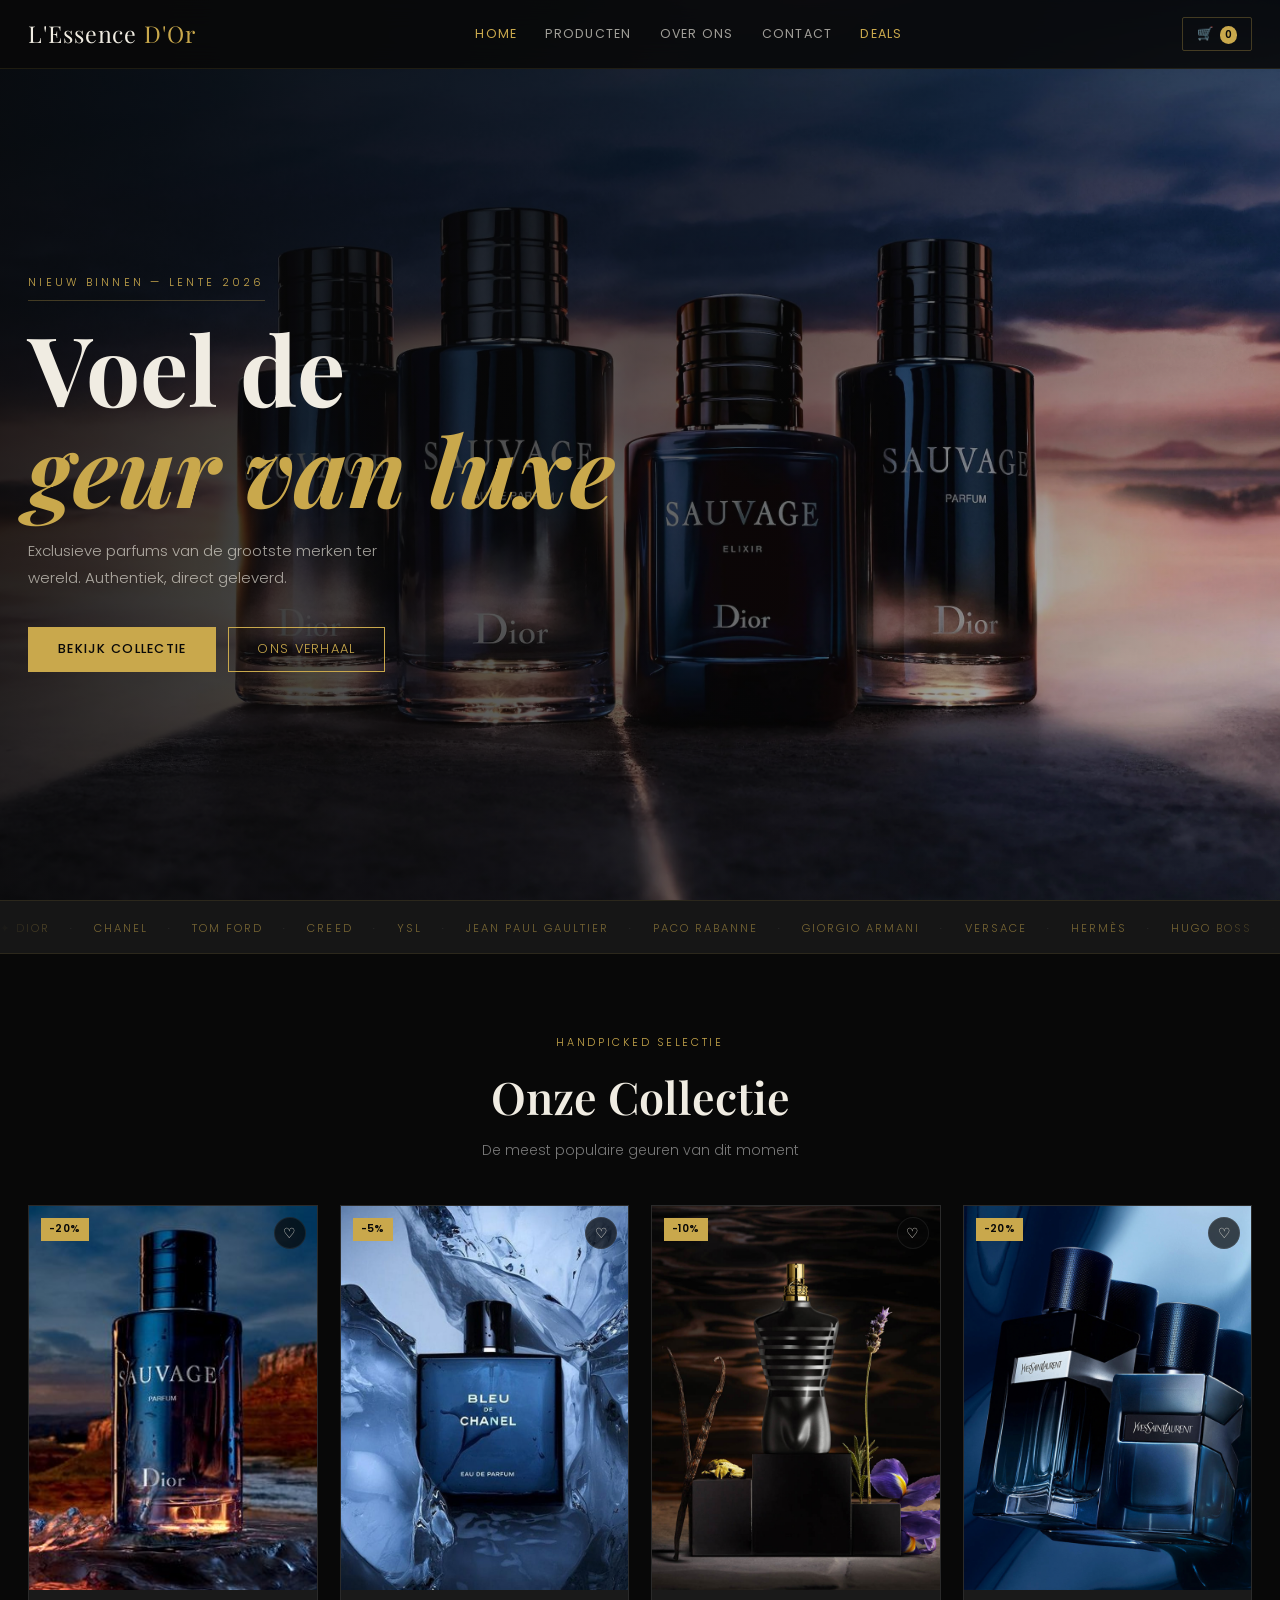
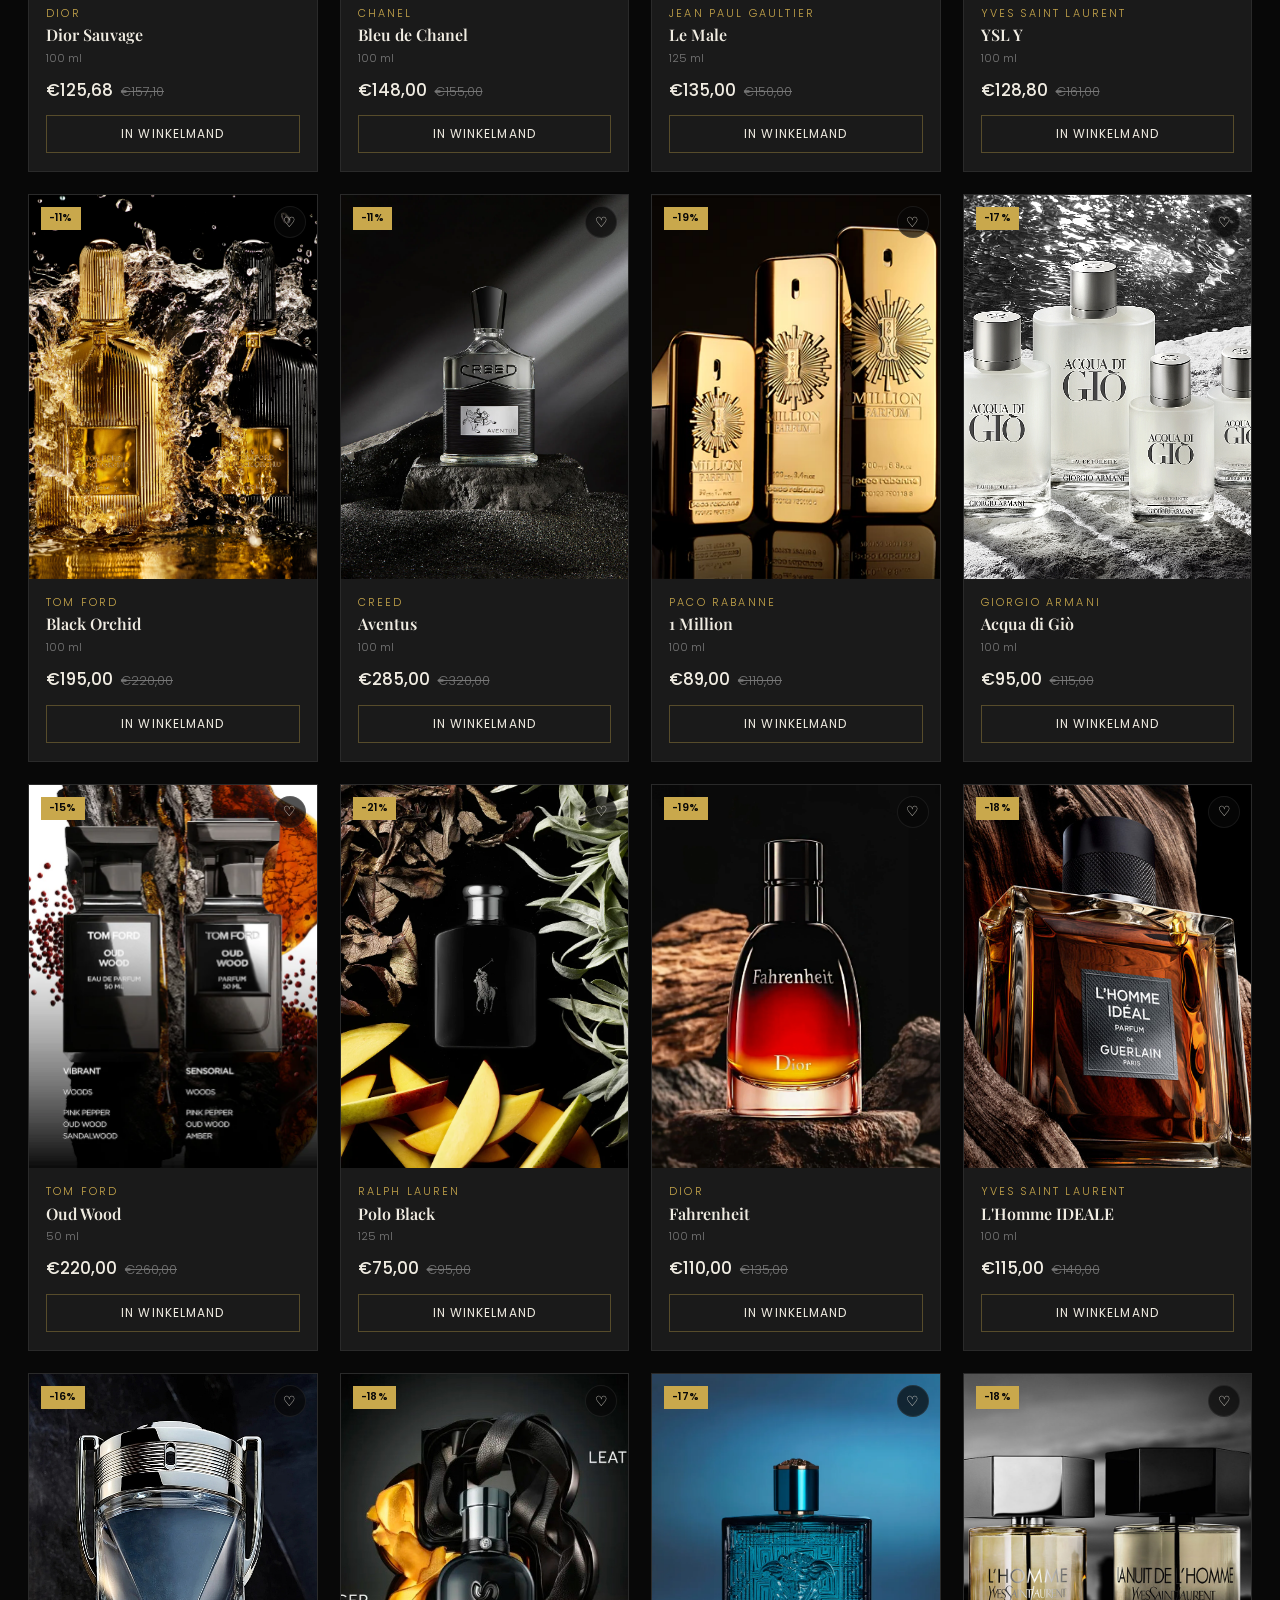
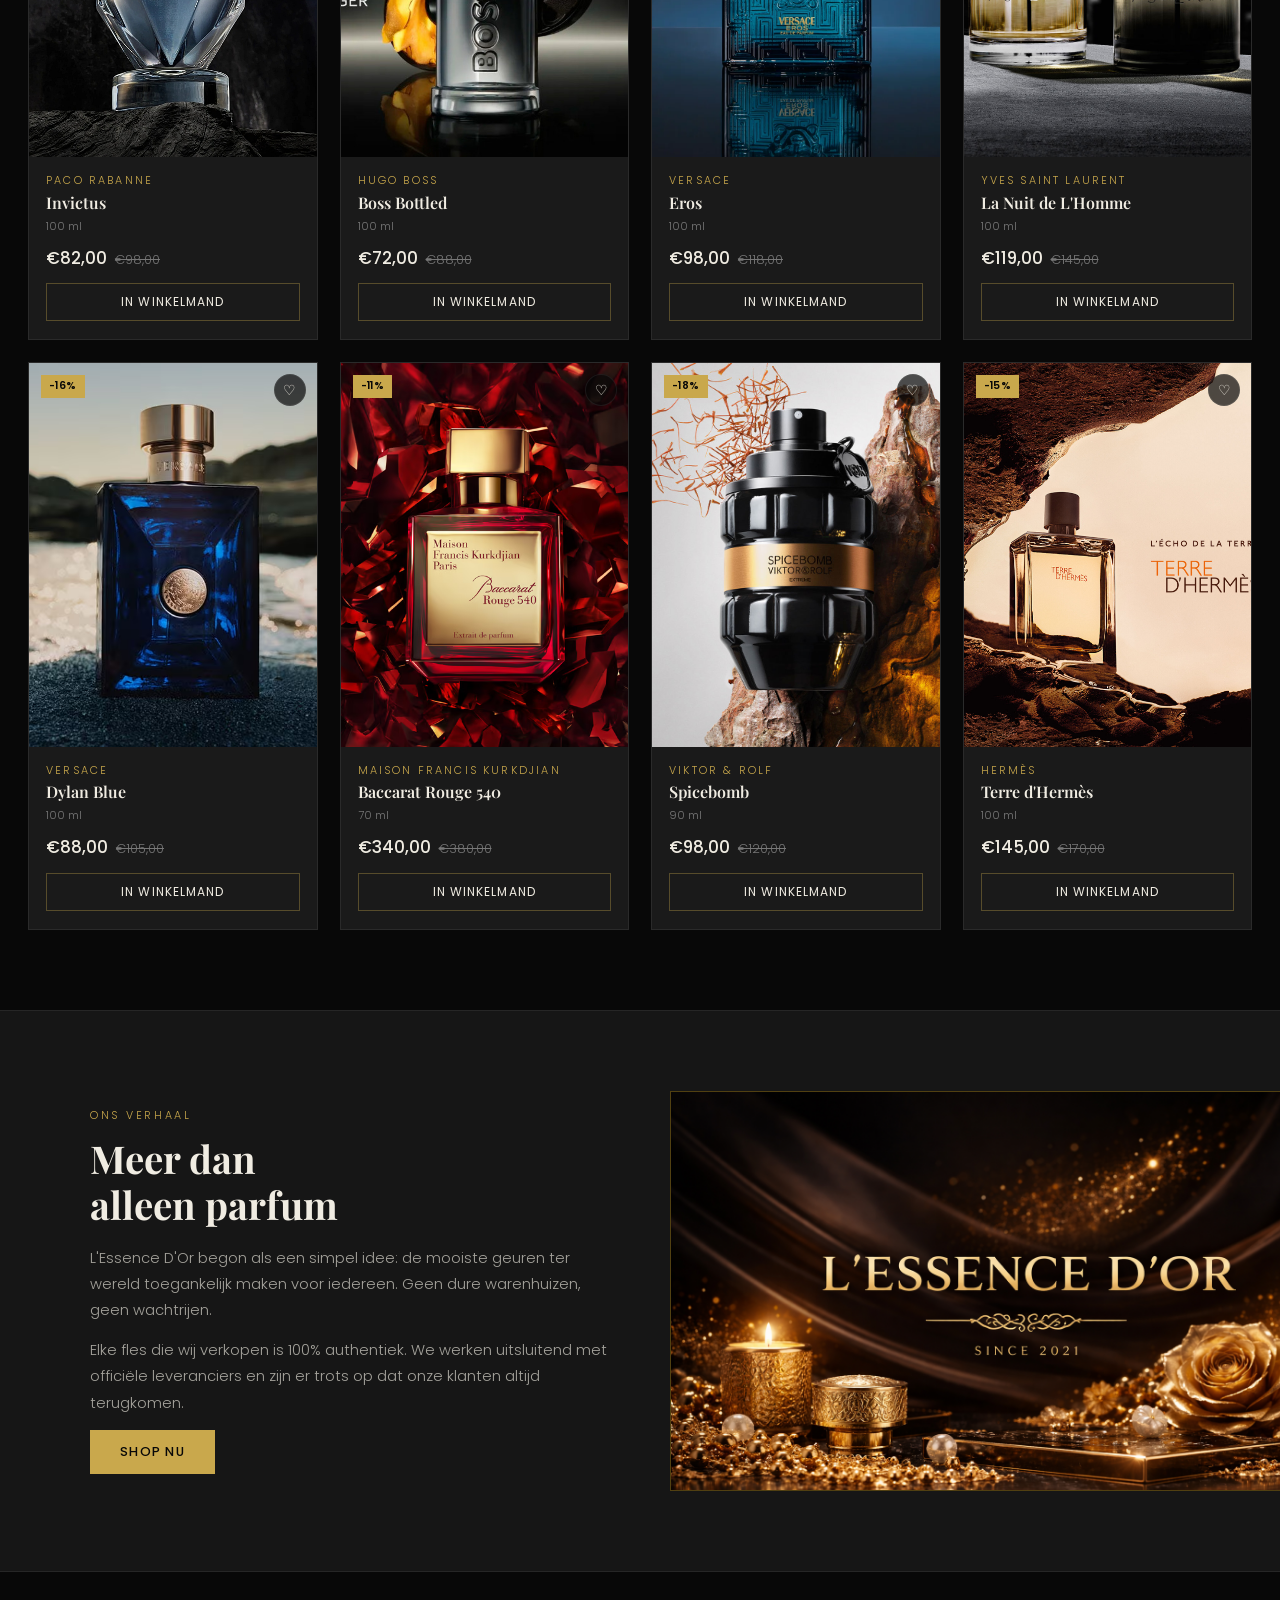
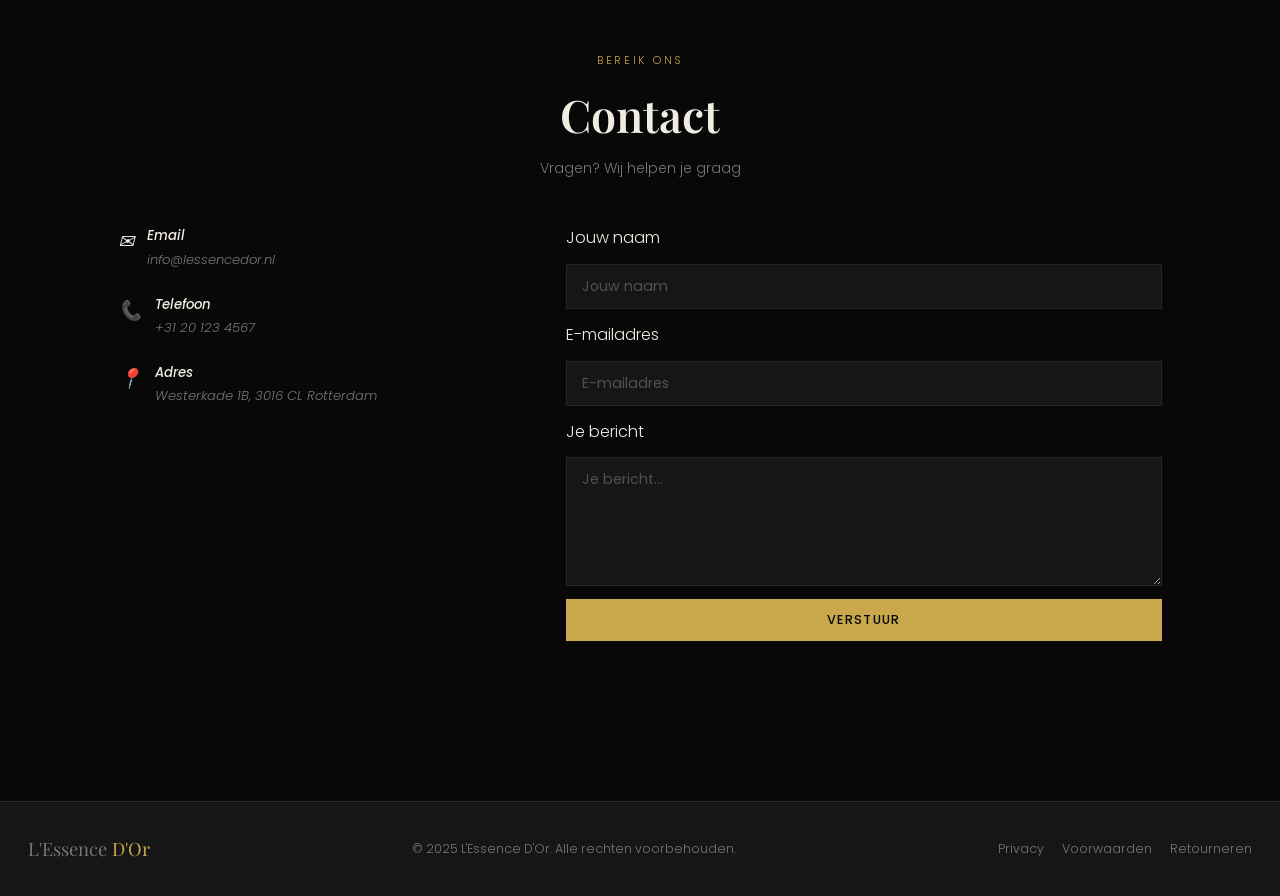
<file: index.html>
<!-- Auteur : Yusuf Simsek 
 L'Essence D'Or - Parfum Webshop  -->

<!DOCTYPE html>
<html lang="nl">
<head>
  <meta charset="UTF-8">
  <meta name="viewport" content="width=device-width, initial-scale=1.0">

  <!-- SEO: Primaire meta -->
  <title>L'Essence D'Or — Luxe Parfum Webshop | Authentieke Designer Geuren</title>
  <meta name="description" content="Koop authentieke luxe parfums van Dior, Chanel, Tom Ford, Creed en meer. Gratis verzending vanaf €75. Altijd 100% origineel, direct geleverd vanuit Amsterdam.">
  <meta name="keywords" content="luxe parfum, designer parfum kopen, Dior Sauvage, Bleu de Chanel, Tom Ford Black Orchid, Creed Aventus, YSL parfum, parfum webshop Nederland">
  <meta name="author" content="Yusuf Simsek — L'Essence D'Or">
  <meta name="robots" content="index, follow">
  <meta name="google-site-verification" content="bRnzGiEFD5JZ0xiZbvsqlLqIEOSABQnkqE6PQrLKuU8" />
  <link rel="canonical" href="https://lessencedor.nl/">

  <!-- SEO: Open Graph (Facebook / LinkedIn) -->
  <meta property="og:type" content="website">
  <meta property="og:url" content="https://lessencedor.nl/">
  <meta property="og:title" content="L'Essence D'Or — Luxe Parfum Webshop">
  <meta property="og:description" content="Authentieke designer parfums van de grootste merken. Dior, Chanel, Tom Ford, Creed & meer. Gratis verzending vanaf €75.">
  <meta property="og:image" content="https://lessencedor.nl/images/og-image.jpg">
  <meta property="og:image:width" content="1200">
  <meta property="og:image:height" content="630">
  <meta property="og:locale" content="nl_NL">
  <meta property="og:site_name" content="L'Essence D'Or">

  <!-- SEO: Twitter Card -->
  <meta name="twitter:card" content="summary_large_image">
  <meta name="twitter:title" content="L'Essence D'Or — Luxe Parfum Webshop">
  <meta name="twitter:description" content="Authentieke designer parfums. Dior, Chanel, Tom Ford & meer. Gratis verzending vanaf €75.">
  <meta name="twitter:image" content="https://lessencedor.nl/images/og-image.jpg">

  <!-- Assets -->
  <link rel="stylesheet" href="assets/css/style.css">
  <link href="https://fonts.googleapis.com/css2?family=Playfair+Display:ital,wght@0,400;0,600;0,700;1,400&family=Poppins:wght@300;400;500&display=swap" rel="stylesheet">

  <!-- SEO: Schema.org JSON-LD -->
  <script type="application/ld+json">
  {
    "@context": "https://schema.org",
    "@graph": [
      {
        "@type": "WebSite",
        "@id": "https://lessencedor.nl/#website",
        "url": "https://lessencedor.nl/",
        "name": "L'Essence D'Or",
        "description": "Luxe parfum webshop met authentieke designer geuren",
        "inLanguage": "nl-NL",
        "potentialAction": {
          "@type": "SearchAction",
          "target": "https://lessencedor.nl/?zoek={search_term_string}",
          "query-input": "required name=search_term_string"
        }
      },
      {
        "@type": "Organization",
        "@id": "https://lessencedor.nl/#organization",
        "name": "L'Essence D'Or",
        "url": "https://lessencedor.nl/",
        "logo": {
          "@type": "ImageObject",
          "url": "https://lessencedor.nl/images/L'Essence D'Or.png"
        },
        "contactPoint": {
          "@type": "ContactPoint",
          "telephone": "+31-20-123-4567",
          "contactType": "customer service",
          "areaServed": ["NL", "BE", "DE"],
          "availableLanguage": ["Dutch"]
        },
        "address": {
          "@type": "PostalAddress",
          "streetAddress": "Keizersgracht 12",
          "addressLocality": "Amsterdam",
          "addressCountry": "NL"
        },
        "sameAs": []
      },
      {
        "@type": "WebPage",
        "@id": "https://lessencedor.nl/#webpage",
        "url": "https://lessencedor.nl/",
        "name": "L'Essence D'Or — Luxe Parfum Webshop",
        "isPartOf": { "@id": "https://lessencedor.nl/#website" },
        "about": { "@id": "https://lessencedor.nl/#organization" },
        "description": "Koop authentieke luxe parfums van Dior, Chanel, Tom Ford, Creed en meer."
      }
    ]
  }
  </script>
</head>
<body>

<header id="navbar">
  <div class="nav-inner">
    <div id="logo">
      <a href="index.html">L'Essence <span>D'Or</span></a>
    </div>

    <nav id="mainNav" aria-label="Hoofdnavigatie">
      <a href="index.html" class="actief" aria-current="page">Home</a>
      <a href="index.html#producten-sectie">Producten</a>
      <a href="index.html#over-ons">Over ons</a>
      <a href="index.html#contact">Contact</a>
      <a href="deals.html" class="deals-link">Deals</a>
    </nav>

    <div class="nav-rechts">
      <button id="cartBtn" aria-label="Winkelwagen openen">🛒 <span id="cartCount">0</span></button>
      <button class="hamburger" id="hamburger" aria-label="Menu openen/sluiten" aria-expanded="false">☰</button>
    </div>
  </div>
</header>

<nav id="mobileMenu" aria-label="Mobiele navigatie">
  <a href="index.html">Home</a>
  <a href="index.html#producten-sectie">Producten</a>
  <a href="index.html#over-ons">Over ons</a>
  <a href="index.html#contact">Contact</a>
  <a href="deals.html">Deals</a>
</nav>


<section id="hero" aria-label="Hero banner">
  <div class="hero-bg"></div>
  <div class="hero-verduistering"></div>
  <div class="hero-tekst">
    <span class="hero-label">Nieuw binnen — Lente 2026</span>
    <h1>Voel de<br><em>geur van luxe</em></h1>
    <p class="hero-sub">Exclusieve parfums van de grootste merken ter wereld. Authentiek, direct geleverd.</p>
    <div class="hero-knoppen">
      <a href="#producten-sectie" class="btn-goud">Bekijk collectie</a>
      <a href="#over-ons" class="btn-outline">Ons verhaal</a>
    </div>
  </div>
</section>


<aside class="merken-strip" aria-label="Merken die wij voeren">
  <div class="merken-ticker" aria-hidden="true">
    <span>✦ Dior</span><span class="scheidsteken">·</span>
    <span>Chanel</span><span class="scheidsteken">·</span>
    <span>Tom Ford</span><span class="scheidsteken">·</span>
    <span>Creed</span><span class="scheidsteken">·</span>
    <span>YSL</span><span class="scheidsteken">·</span>
    <span>Jean Paul Gaultier</span><span class="scheidsteken">·</span>
    <span>Paco Rabanne</span><span class="scheidsteken">·</span>
    <span>Giorgio Armani</span><span class="scheidsteken">·</span>
    <span>Versace</span><span class="scheidsteken">·</span>
    <span>Hermès</span><span class="scheidsteken">·</span>
    <span>Hugo Boss</span><span class="scheidsteken">·</span>
    <span>Viktor &amp; Rolf</span><span class="scheidsteken">·</span>
    <span>Maison Francis Kurkdjian</span><span class="scheidsteken">·</span>
    <!-- duplicaat voor naadloos effect -->
    <span>✦ Dior</span><span class="scheidsteken">·</span>
    <span>Chanel</span><span class="scheidsteken">·</span>
    <span>Tom Ford</span><span class="scheidsteken">·</span>
    <span>Creed</span><span class="scheidsteken">·</span>
    <span>YSL</span><span class="scheidsteken">·</span>
    <span>Jean Paul Gaultier</span><span class="scheidsteken">·</span>
    <span>Paco Rabanne</span><span class="scheidsteken">·</span>
    <span>Giorgio Armani</span><span class="scheidsteken">·</span>
    <span>Versace</span><span class="scheidsteken">·</span>
    <span>Hermès</span><span class="scheidsteken">·</span>
    <span>Hugo Boss</span><span class="scheidsteken">·</span>
    <span>Viktor &amp; Rolf</span><span class="scheidsteken">·</span>
    <span>Maison Francis Kurkdjian</span><span class="scheidsteken">·</span>
  </div>
</aside>


<main id="producten-sectie">
  <div class="sectie-hoofd">
    <span class="goud-label">Handpicked selectie</span>
    <h2>Onze Collectie</h2>
    <p>De meest populaire geuren van dit moment</p>
  </div>
  <ul class="product-grid" id="productGrid" aria-label="Productoverzicht"></ul>
</main>


<section id="over-ons" aria-labelledby="over-ons-titel">
  <div class="over-ons-inner">
    <article class="over-tekst">
      <span class="goud-label">Ons verhaal</span>
      <h2 id="over-ons-titel">Meer dan<br>alleen parfum</h2>
      <p>L'Essence D'Or begon als een simpel idee: de mooiste geuren ter wereld toegankelijk maken voor iedereen. Geen dure warenhuizen, geen wachtrijen.</p>
      <p>Elke fles die wij verkopen is 100% authentiek. We werken uitsluitend met officiële leveranciers en zijn er trots op dat onze klanten altijd terugkomen.</p>
      <a href="#producten-sectie" class="btn-goud">Shop nu</a>
    </article>
    <figure class="over-figuur">
      <div class="over-figuur-inhoud">
        <span><img src="images/L'Essence D'Or.png" alt="L'Essence D'Or logo" width="300" height="300" loading="lazy"></span>
      </div>
    </figure>
  </div>
</section>


<section id="contact" aria-labelledby="contact-titel">
  <div class="sectie-hoofd">
    <span class="goud-label">Bereik ons</span>
    <h2 id="contact-titel">Contact</h2>
    <p>Vragen? Wij helpen je graag</p>
  </div>

  <div class="contact-grid">
    <address class="contact-info">
      <div class="contact-blok">
        <span class="icon" aria-hidden="true">✉</span>
        <div>
          <strong>Email</strong>
          <p><a href="mailto:info@lessencedor.nl">info@lessencedor.nl</a></p>
        </div>
      </div>
      <div class="contact-blok">
        <span class="icon" aria-hidden="true">📞</span>
        <div>
          <strong>Telefoon</strong>
          <p><a href="tel:+31201234567">+31 20 123 4567</a></p>
        </div>
      </div>
      <div class="contact-blok">
        <span class="icon" aria-hidden="true">📍</span>
        <div>
          <strong>Adres</strong>
          <p>Westerkade 1B, 3016 CL Rotterdam</p>
        </div>
      </div>
    </address>

    <form id="contactForm" class="contact-form" novalidate aria-label="Contactformulier">
      <label for="contact-naam" class="visually-hidden">Jouw naam</label>
      <input type="text" id="contact-naam" placeholder="Jouw naam" required autocomplete="name">
      <label for="contact-email" class="visually-hidden">E-mailadres</label>
      <input type="email" id="contact-email" placeholder="E-mailadres" required autocomplete="email">
      <label for="contact-bericht" class="visually-hidden">Je bericht</label>
      <textarea id="contact-bericht" placeholder="Je bericht..." rows="5" required></textarea>
      <button type="submit" class="btn-goud">Verstuur</button>
    </form>
  </div>
</section>


<footer>
  <div class="footer-inner">
    <p class="footer-logo">L'Essence <span>D'Or</span></p>
    <p>© 2025 L'Essence D'Or. Alle rechten voorbehouden.</p>
    <nav class="footer-links" aria-label="Voettekst navigatie">
      <a href="#">Privacy</a>
      <a href="#">Voorwaarden</a>
      <a href="#">Retourneren</a>
    </nav>
  </div>
</footer>


<aside id="cartPanel" aria-label="Winkelwagen">
  <div class="cart-header">
    <h4>Jouw winkelwagen</h4>
    <button id="sluitCart" aria-label="Sluit winkelwagen">✕</button>
  </div>
  <ul id="cartLijst" aria-label="Items in winkelwagen"></ul>
  <div id="cartSummary">
    <p id="verzendInfo"></p>
    <div class="cart-totaal-rij">
      <span>Totaal</span>
      <strong id="cartTotaal">€0,00</strong>
    </div>
    <a href="checkout.html" class="btn-naar-checkout">Afrekenen →</a>
    <button id="doorwinkelBtn">← Verder winkelen</button>
  </div>
</aside>

<div id="cartOverlay"></div>
<div id="toast" role="status" aria-live="polite"></div>


<script src="assets/js/script.js"></script>
<script>
  document.addEventListener("DOMContentLoaded", () => {
    const grid = document.getElementById("productGrid")

    producten.forEach(p => {
      const k = korting(p.prijs, p.oudePrijs)
      const li = document.createElement("li")
      li.className = "product-card"
      li.innerHTML = `
        ${k ? '<span class="badge">-' + k + '%</span>' : ""}
        <button class="heart-btn" aria-label="Toevoegen aan verlanglijst">♡</button>
        <a href="product.html?id=${p.id}">
          <figure>
            <img src="${p.img}" alt="${p.naam} - ${p.merk} ${p.ml}ml parfum" loading="lazy" width="300" height="300">
          </figure>
        </a>
        <section class="kaart-info">
          <p class="kaart-merk">${p.merk}</p>
          <h3><a href="product.html?id=${p.id}">${p.naam}</a></h3>
          <p class="kaart-ml">${p.ml} ml</p>
          <p class="kaart-prijzen">
            <span class="prijs-nu">${euro(p.prijs)}</span>
            ${k ? '<span class="prijs-oud">' + euro(p.oudePrijs) + "</span>" : ""}
          </p>
          <button class="add-btn" data-id="${p.id}">In winkelmand</button>
        </section>
      `
      li.querySelector(".add-btn").onclick = () => { addToCart(p.id); renderCartSidebar() }
      li.querySelector(".heart-btn").onclick = function() {
        this.classList.toggle("liked")
        this.textContent = this.classList.contains("liked") ? "♥" : "♡"
      }
      grid.appendChild(li)
    })

    document.getElementById("contactForm")?.addEventListener("submit", e => {
      e.preventDefault()
      showToast("Bericht verstuurd! We nemen snel contact op 📩")
      e.target.reset()
    })
  })
</script>

</body>
</html>
</file>
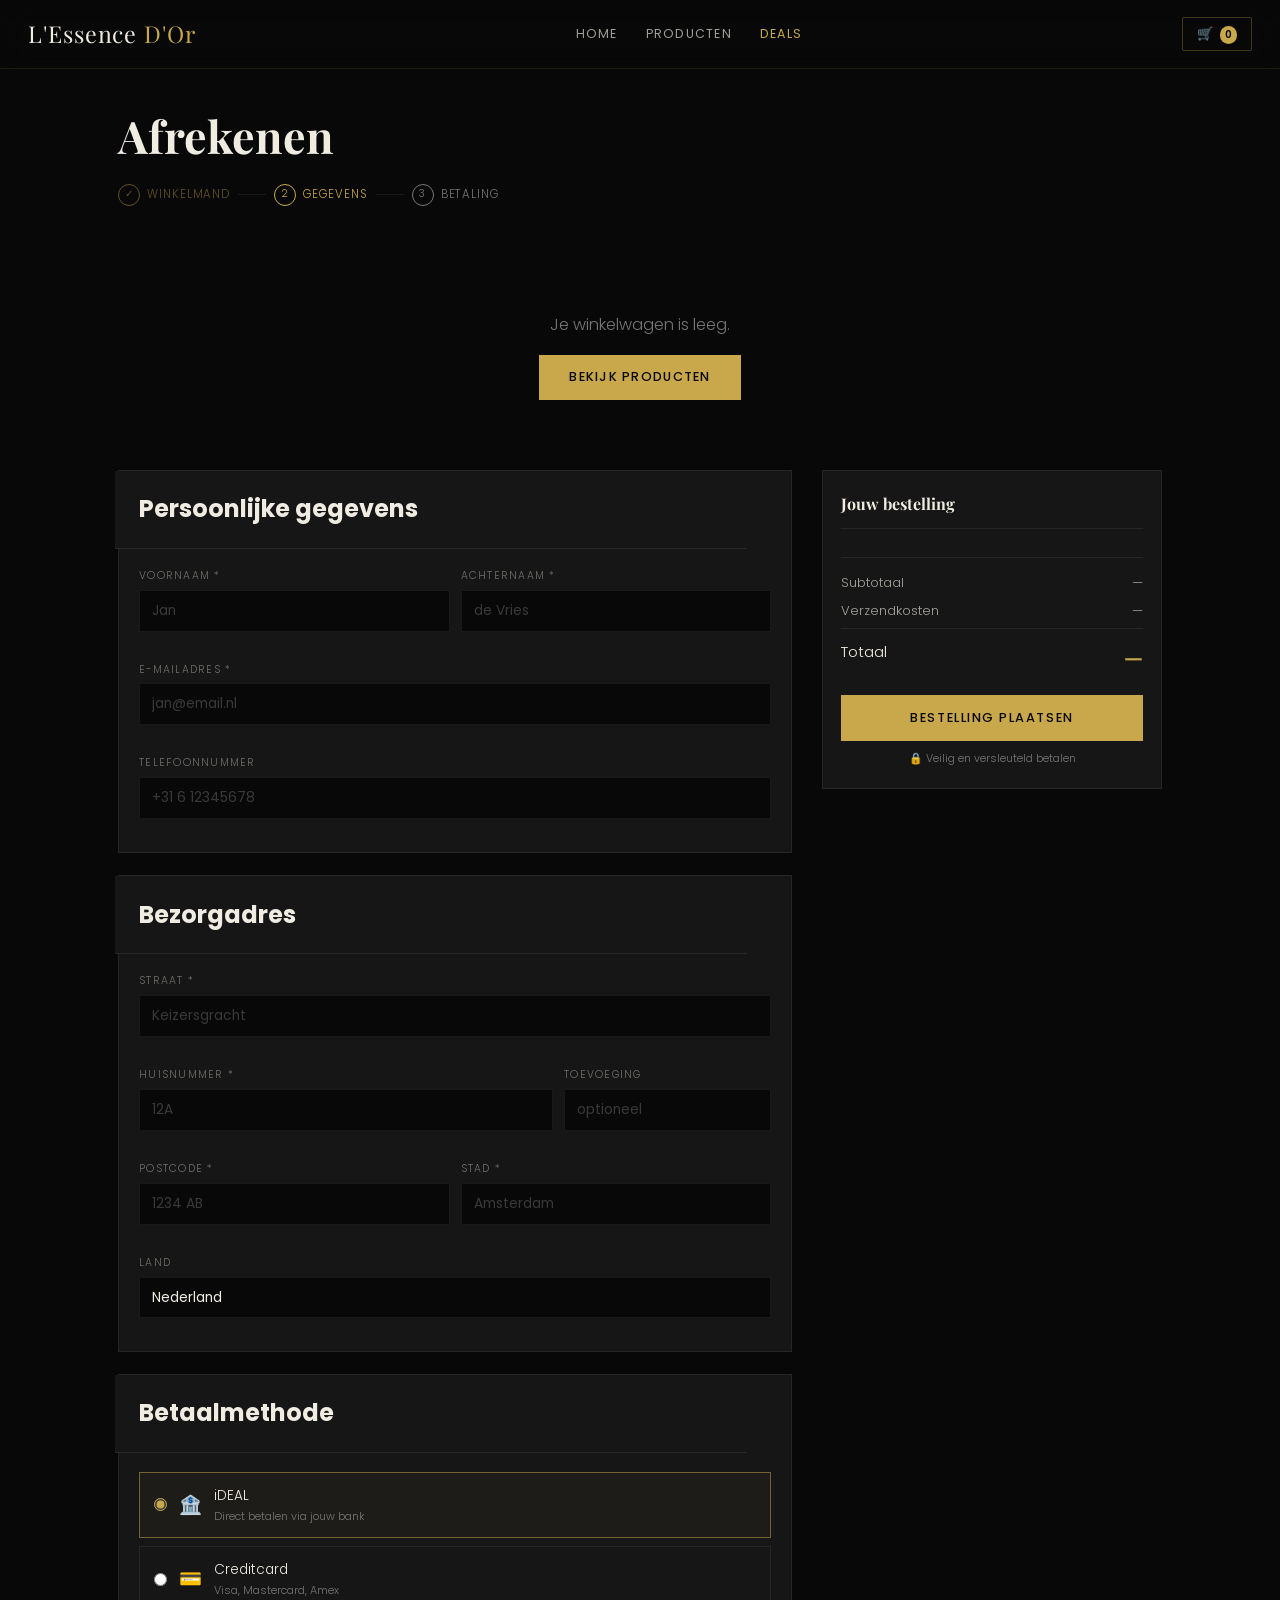
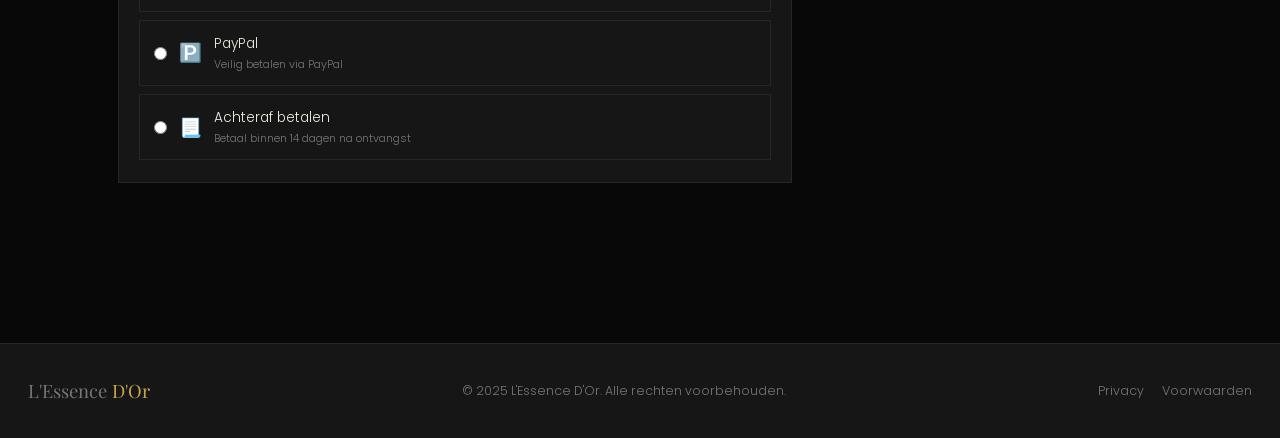
<file: checkout.html>
<!-- Auteur : Yusuf Simsek 
 L'Essence D'Or - Parfum Webshop  -->

<!DOCTYPE html>
<html lang="nl">
<head>
  <meta charset="UTF-8">
  <meta name="viewport" content="width=device-width, initial-scale=1.0">

  <!-- ═══ SEO: Primaire meta ═══ -->
  <title>Afrekenen — L'Essence D'Or</title>
  <meta name="description" content="Rond je bestelling af bij L'Essence D'Or. Veilig betalen via iDEAL, creditcard of PayPal. Gratis verzending vanaf €75.">
  <meta name="robots" content="noindex, nofollow">
  <link rel="canonical" href="https://lessencedor.nl/checkout.html">

  <!-- ═══ Assets ═══ -->
  <link rel="stylesheet" href="assets/css/style.css">
  <link href="https://fonts.googleapis.com/css2?family=Playfair+Display:ital,wght@0,400;0,600;0,700;1,400&family=Poppins:wght@300;400;500&display=swap" rel="stylesheet">

  <!-- ═══ SEO: Schema.org JSON-LD ═══ -->
  <script type="application/ld+json">
  {
    "@context": "https://schema.org",
    "@type": "CheckoutPage",
    "url": "https://lessencedor.nl/checkout.html",
    "name": "Afrekenen — L'Essence D'Or",
    "isPartOf": { "@id": "https://lessencedor.nl/#website" },
    "breadcrumb": {
      "@type": "BreadcrumbList",
      "itemListElement": [
        { "@type": "ListItem", "position": 1, "name": "Home", "item": "https://lessencedor.nl/" },
        { "@type": "ListItem", "position": 2, "name": "Afrekenen", "item": "https://lessencedor.nl/checkout.html" }
      ]
    }
  }
  </script>
</head>
<body>

<header id="navbar">
  <div class="nav-inner">
    <div id="logo">
      <a href="index.html">L'Essence <span>D'Or</span></a>
    </div>
    <nav id="mainNav" aria-label="Hoofdnavigatie">
      <a href="index.html">Home</a>
      <a href="index.html#producten-sectie">Producten</a>
      <a href="deals.html" class="deals-link">Deals</a>
    </nav>
    <div class="nav-rechts">
      <button id="cartBtn" aria-label="Winkelwagen openen">🛒 <span id="cartCount">0</span></button>
      <button class="hamburger" id="hamburger" aria-label="Menu openen/sluiten" aria-expanded="false">☰</button>
    </div>
  </div>
</header>

<nav id="mobileMenu" aria-label="Mobiele navigatie">
  <a href="index.html">Home</a>
  <a href="index.html#producten-sectie">Producten</a>
  <a href="deals.html">Deals</a>
  <a href="checkout.html" aria-current="page">Afrekenen</a>
</nav>


<main class="checkout-pagina">

  <h1>Afrekenen</h1>

  <ol class="stappen" aria-label="Bestelstappen">
    <li class="stap klaar"><span class="stap-num" aria-hidden="true">✓</span> Winkelmand</li>
    <span class="stap-lijn" aria-hidden="true"></span>
    <li class="stap actief" aria-current="step"><span class="stap-num" aria-hidden="true">2</span> Gegevens</li>
    <span class="stap-lijn" aria-hidden="true"></span>
    <li class="stap"><span class="stap-num" aria-hidden="true">3</span> Betaling</li>
  </ol>


  <!-- leeg cart -->
  <section id="leegCart" hidden aria-live="polite">
    <p>Je winkelwagen is leeg.</p>
    <a href="index.html" class="btn-goud">Bekijk producten</a>
  </section>


  <!-- checkout layout -->
  <div class="checkout-layout" id="checkoutLayout">

    <form class="checkout-form" id="checkoutForm" novalidate aria-label="Bestelformulier">

      <fieldset class="form-blok">
        <legend><h2>Persoonlijke gegevens</h2></legend>

        <div class="form-rij">
          <div class="form-groep">
            <label for="voornaam">Voornaam *</label>
            <input type="text" id="voornaam" placeholder="Jan" autocomplete="given-name" aria-required="true" aria-describedby="fout-voornaam">
            <span class="fout-tekst" id="fout-voornaam" role="alert"></span>
          </div>
          <div class="form-groep">
            <label for="achternaam">Achternaam *</label>
            <input type="text" id="achternaam" placeholder="de Vries" autocomplete="family-name" aria-required="true" aria-describedby="fout-achternaam">
            <span class="fout-tekst" id="fout-achternaam" role="alert"></span>
          </div>
        </div>

        <div class="form-rij enkel">
          <div class="form-groep">
            <label for="email">E-mailadres *</label>
            <input type="email" id="email" placeholder="jan@email.nl" autocomplete="email" aria-required="true" aria-describedby="fout-email">
            <span class="fout-tekst" id="fout-email" role="alert"></span>
          </div>
        </div>

        <div class="form-rij enkel">
          <div class="form-groep">
            <label for="telefoon">Telefoonnummer</label>
            <input type="tel" id="telefoon" placeholder="+31 6 12345678" autocomplete="tel">
          </div>
        </div>
      </fieldset>


      <fieldset class="form-blok">
        <legend><h2>Bezorgadres</h2></legend>

        <div class="form-rij enkel">
          <div class="form-groep">
            <label for="straat">Straat *</label>
            <input type="text" id="straat" placeholder="Keizersgracht" autocomplete="address-line1" aria-required="true" aria-describedby="fout-straat">
            <span class="fout-tekst" id="fout-straat" role="alert"></span>
          </div>
        </div>

        <div class="form-rij breed-links">
          <div class="form-groep">
            <label for="huisnr">Huisnummer *</label>
            <input type="text" id="huisnr" placeholder="12A" aria-required="true" aria-describedby="fout-huisnr">
            <span class="fout-tekst" id="fout-huisnr" role="alert"></span>
          </div>
          <div class="form-groep">
            <label for="toevoeging">Toevoeging</label>
            <input type="text" id="toevoeging" placeholder="optioneel">
          </div>
        </div>

        <div class="form-rij">
          <div class="form-groep">
            <label for="postcode">Postcode *</label>
            <input type="text" id="postcode" placeholder="1234 AB" maxlength="7" autocomplete="postal-code" aria-required="true" aria-describedby="fout-postcode">
            <span class="fout-tekst" id="fout-postcode" role="alert"></span>
          </div>
          <div class="form-groep">
            <label for="stad">Stad *</label>
            <input type="text" id="stad" placeholder="Amsterdam" autocomplete="address-level2" aria-required="true" aria-describedby="fout-stad">
            <span class="fout-tekst" id="fout-stad" role="alert"></span>
          </div>
        </div>

        <div class="form-rij enkel">
          <div class="form-groep">
            <label for="land">Land</label>
            <select id="land" autocomplete="country">
              <option value="NL" selected>Nederland</option>
              <option value="BE">België</option>
              <option value="DE">Duitsland</option>
              <option value="FR">Frankrijk</option>
              <option value="GB">Verenigd Koninkrijk</option>
            </select>
          </div>
        </div>
      </fieldset>


      <fieldset class="form-blok">
        <legend><h2>Betaalmethode</h2></legend>

        <div class="betaal-opties" role="radiogroup" aria-label="Kies betaalmethode">
          <label class="betaal-optie actief">
            <input type="radio" name="betaal" value="ideal" checked>
            <span class="betaal-icon" aria-hidden="true">🏦</span>
            <div>
              <p class="betaal-naam">iDEAL</p>
              <p class="betaal-sub">Direct betalen via jouw bank</p>
            </div>
          </label>

          <label class="betaal-optie">
            <input type="radio" name="betaal" value="creditcard">
            <span class="betaal-icon" aria-hidden="true">💳</span>
            <div>
              <p class="betaal-naam">Creditcard</p>
              <p class="betaal-sub">Visa, Mastercard, Amex</p>
            </div>
          </label>

          <label class="betaal-optie">
            <input type="radio" name="betaal" value="paypal">
            <span class="betaal-icon" aria-hidden="true">🅿️</span>
            <div>
              <p class="betaal-naam">PayPal</p>
              <p class="betaal-sub">Veilig betalen via PayPal</p>
            </div>
          </label>

          <label class="betaal-optie">
            <input type="radio" name="betaal" value="achteraf">
            <span class="betaal-icon" aria-hidden="true">📃</span>
            <div>
              <p class="betaal-naam">Achteraf betalen</p>
              <p class="betaal-sub">Betaal binnen 14 dagen na ontvangst</p>
            </div>
          </label>
        </div>
      </fieldset>

    </form>


    <!-- order samenvatting -->
    <aside class="order-samen" aria-label="Besteloverzicht">
      <h3>Jouw bestelling</h3>
      <ul id="orderLijst" aria-label="Bestelde producten"></ul>
      <p class="samen-rij"><span>Subtotaal</span><span id="orderSubtotaal">—</span></p>
      <p class="samen-rij"><span>Verzendkosten</span><span id="orderVerzend">—</span></p>
      <p class="samen-rij eindtotaal"><span>Totaal</span><strong id="orderTotaal">—</strong></p>
      <button class="betaal-btn" id="betaalBtn" type="button">Bestelling plaatsen</button>
      <p class="veilig-tekst">🔒 Veilig en versleuteld betalen</p>
    </aside>

  </div>


  <!-- bevestiging scherm -->
  <section id="bevestiging" hidden aria-live="polite">
    <div class="check-cirkel" aria-hidden="true">✓</div>
    <h2>Bestelling geplaatst!</h2>
    <p>Bedankt voor je aankoop. Je ontvangt een bevestiging per e-mail.</p>
    <p>Verwachte levertijd: <strong>1–2 werkdagen</strong></p>
    <p id="bestelnr"></p>
    <div class="bevestig-knoppen">
      <a href="index.html" class="btn-goud">Terug naar home</a>
      <a href="index.html#producten-sectie" class="btn-outline">Verder winkelen</a>
    </div>
  </section>

</main>


<footer>
  <div class="footer-inner">
    <p class="footer-logo">L'Essence <span>D'Or</span></p>
    <p>© 2025 L'Essence D'Or. Alle rechten voorbehouden.</p>
    <nav class="footer-links" aria-label="Voettekst navigatie">
      <a href="#">Privacy</a>
      <a href="#">Voorwaarden</a>
    </nav>
  </div>
</footer>


<aside id="cartPanel" aria-label="Winkelwagen">
  <div class="cart-header">
    <h4>Jouw winkelwagen</h4>
    <button id="sluitCart" aria-label="Sluit winkelwagen">✕</button>
  </div>
  <ul id="cartLijst" aria-label="Items in winkelwagen"></ul>
  <div id="cartSummary">
    <p id="verzendInfo"></p>
    <div class="cart-totaal-rij">
      <span>Totaal</span>
      <strong id="cartTotaal">€0,00</strong>
    </div>
    <a href="checkout.html" class="btn-naar-checkout">Afrekenen →</a>
    <button id="doorwinkelBtn">← Verder winkelen</button>
  </div>
</aside>

<div id="cartOverlay"></div>
<div id="toast" role="status" aria-live="polite"></div>

<script src="assets/js/script.js"></script>
<script src="assets/js/checkout.js"></script>

</body>
</html>
</file>
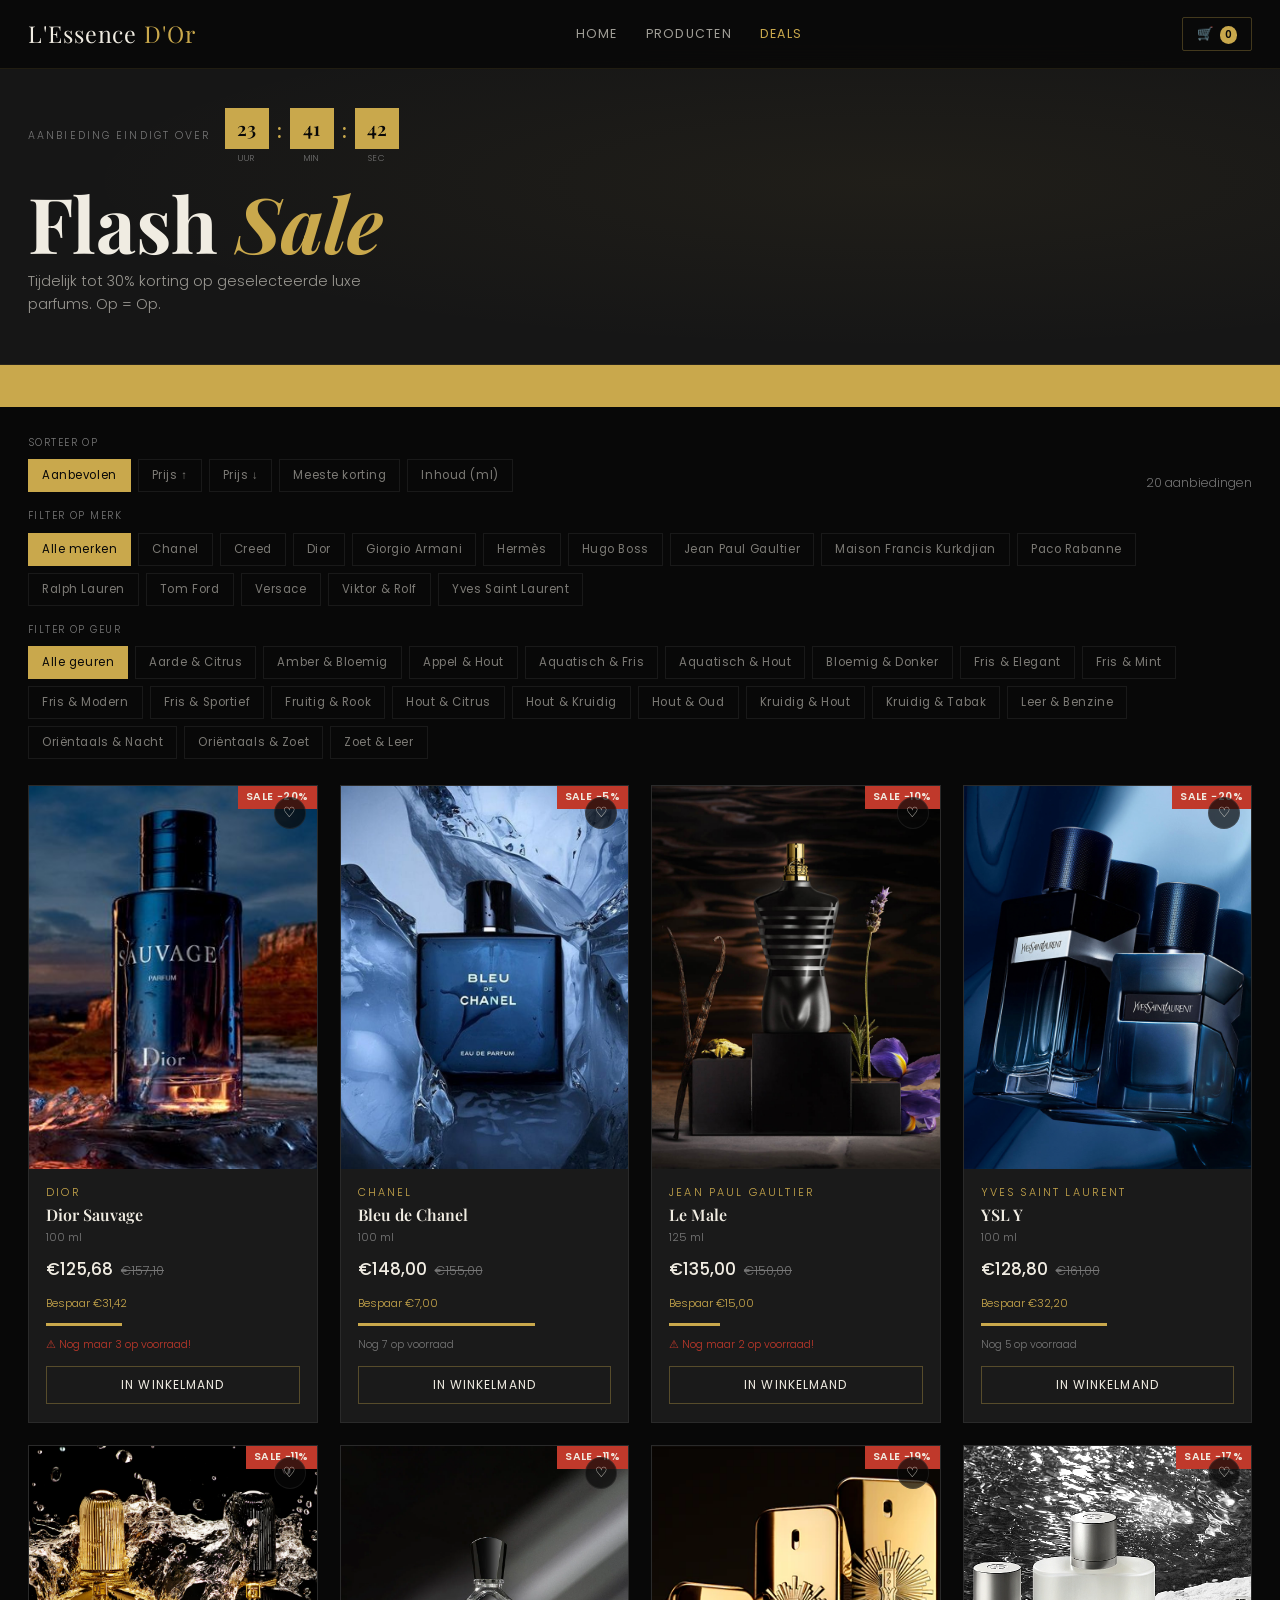
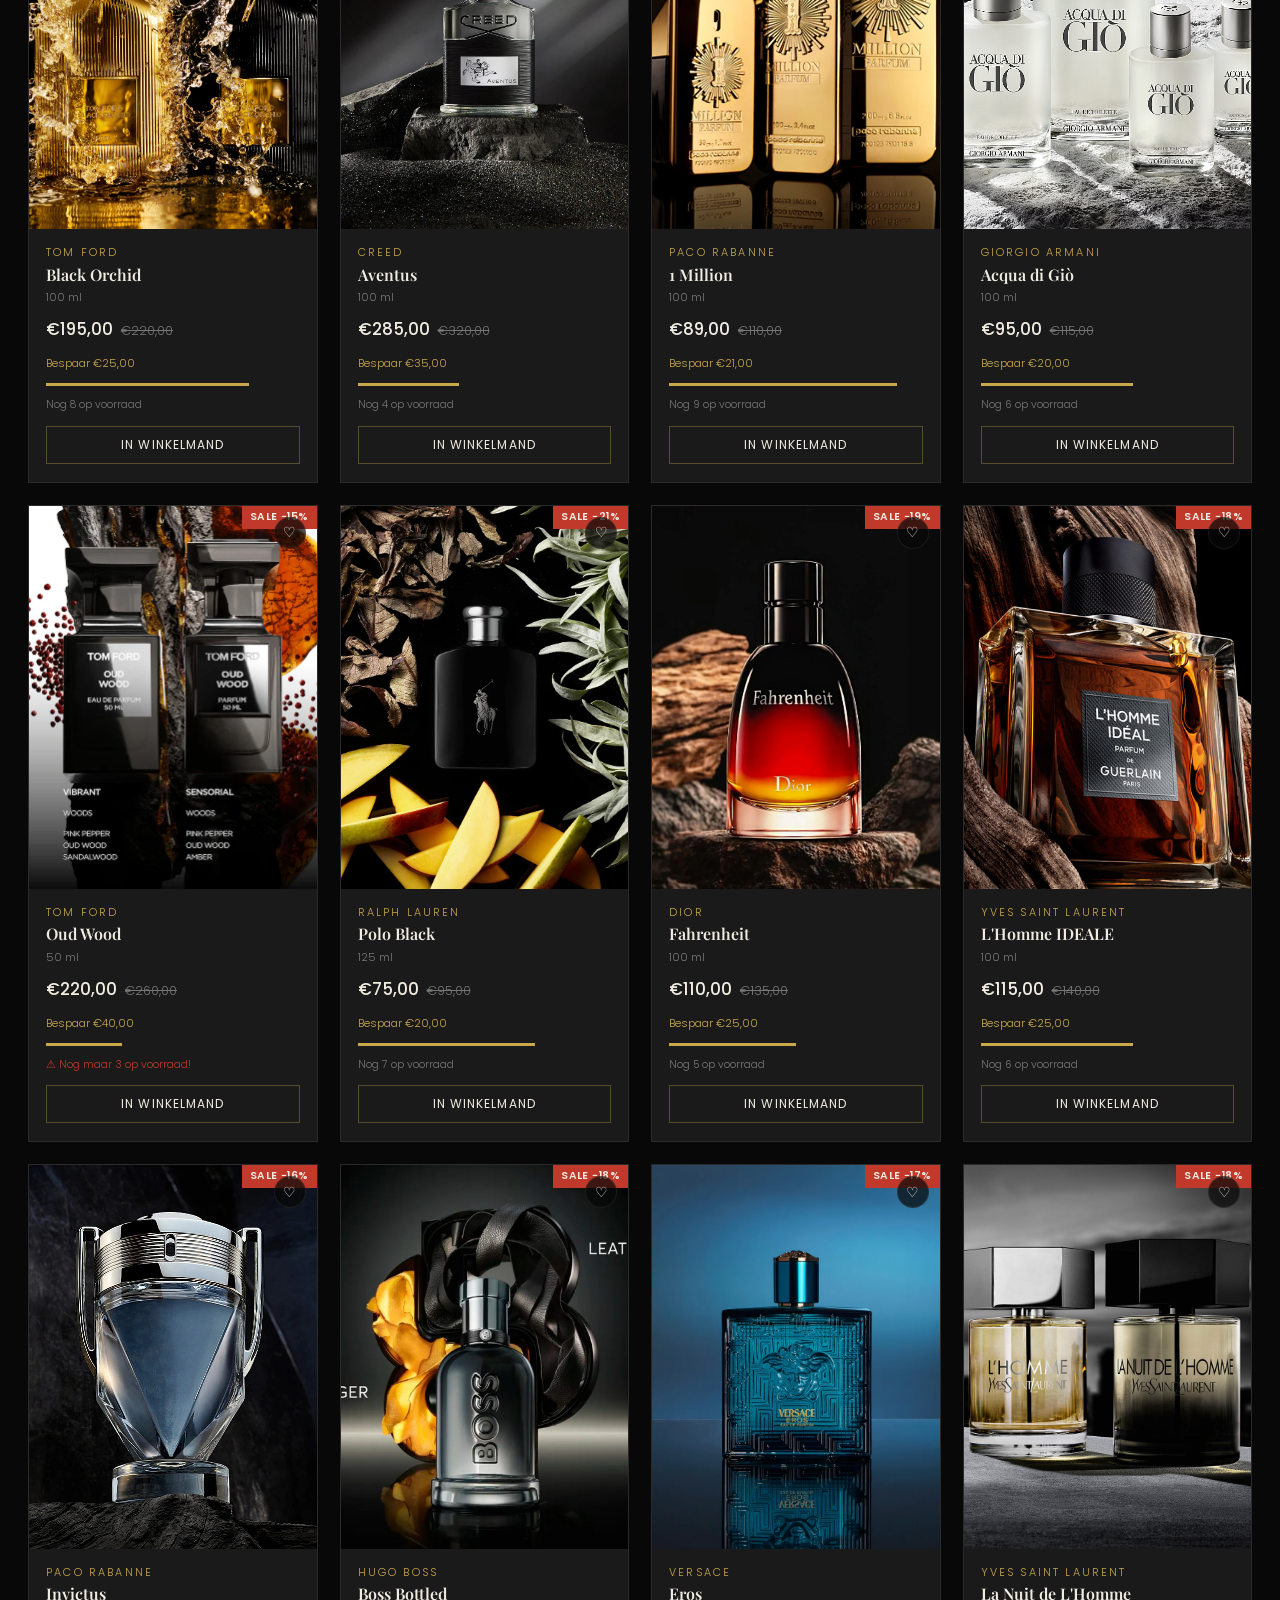
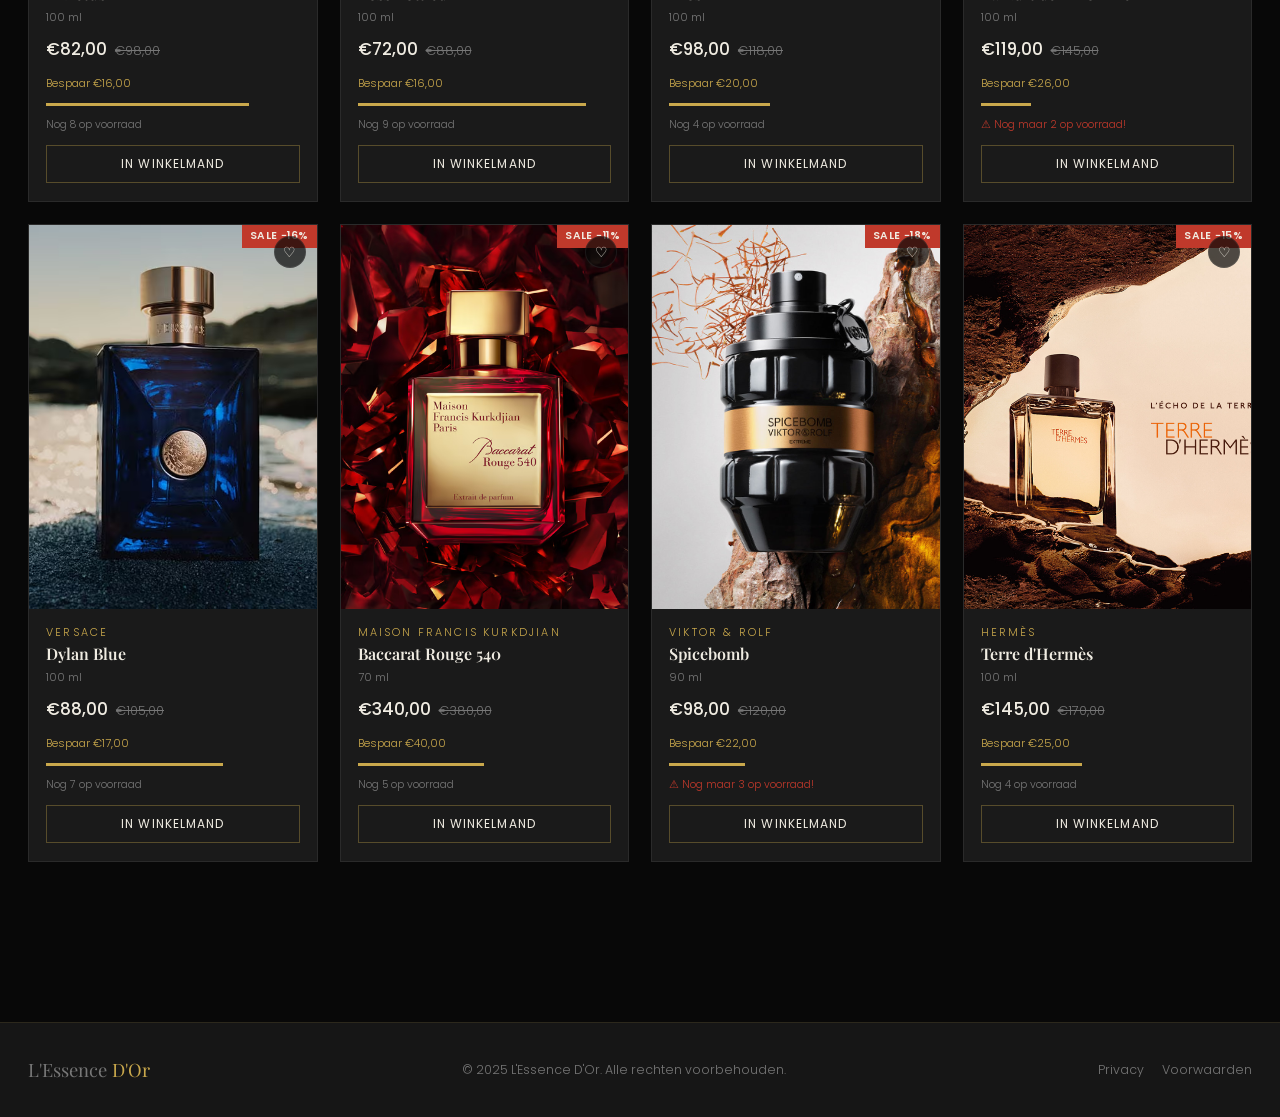
<file: deals.html>
<!-- Auteur : Yusuf Simsek 
 L'Essence D'Or - Parfum Webshop  -->

<!DOCTYPE html>
<html lang="nl">
<head>
  <meta charset="UTF-8">
  <meta name="viewport" content="width=device-width, initial-scale=1.0">

  <!-- ═══ SEO: Primaire meta ═══ -->
  <title>Flash Sale — Luxe Parfums tot 30% Korting | L'Essence D'Or</title>
  <meta name="description" content="Profiteer nu van onze Flash Sale! Tot 30% korting op luxe designer parfums van Dior, Chanel, Tom Ford, Creed en meer. Op = op. Gratis verzending vanaf €75.">
  <meta name="keywords" content="parfum sale, parfum korting, designer parfum aanbieding, Dior sale, Chanel korting, Tom Ford aanbieding, luxe parfum goedkoop">
  <meta name="author" content="Yusuf Simsek — L'Essence D'Or">
  <meta name="robots" content="index, follow">
  <link rel="canonical" href="https://lessencedor.nl/deals.html">

  <!-- ═══ SEO: Open Graph ═══ -->
  <meta property="og:type" content="website">
  <meta property="og:url" content="https://lessencedor.nl/deals.html">
  <meta property="og:title" content="Flash Sale — Tot 30% Korting op Luxe Parfums | L'Essence D'Or">
  <meta property="og:description" content="Tijdelijke aanbiedingen op designer parfums. Dior, Chanel, Tom Ford & meer. Op = op!">
  <meta property="og:image" content="https://lessencedor.nl/images/og-image.jpg">
  <meta property="og:locale" content="nl_NL">
  <meta property="og:site_name" content="L'Essence D'Or">

  <!-- ═══ SEO: Twitter Card ═══ -->
  <meta name="twitter:card" content="summary_large_image">
  <meta name="twitter:title" content="Flash Sale — Tot 30% Korting op Luxe Parfums">
  <meta name="twitter:description" content="Tijdelijke aanbiedingen op designer parfums. Dior, Chanel, Tom Ford & meer. Op = op!">
  <meta name="twitter:image" content="https://lessencedor.nl/images/og-image.jpg">

  <!-- ═══ Assets ═══ -->
  <link rel="stylesheet" href="assets/css/style.css">
  <link href="https://fonts.googleapis.com/css2?family=Playfair+Display:ital,wght@0,400;0,600;0,700;1,400&family=Poppins:wght@300;400;500&display=swap" rel="stylesheet">

  <!-- ═══ SEO: Schema.org JSON-LD ═══ -->
  <script type="application/ld+json">
  {
    "@context": "https://schema.org",
    "@type": "WebPage",
    "@id": "https://lessencedor.nl/deals.html",
    "url": "https://lessencedor.nl/deals.html",
    "name": "Flash Sale — Luxe Parfums tot 30% Korting",
    "description": "Tijdelijke aanbiedingen op luxe designer parfums van Dior, Chanel, Tom Ford, Creed en meer.",
    "isPartOf": { "@id": "https://lessencedor.nl/#website" },
    "breadcrumb": {
      "@type": "BreadcrumbList",
      "itemListElement": [
        { "@type": "ListItem", "position": 1, "name": "Home", "item": "https://lessencedor.nl/" },
        { "@type": "ListItem", "position": 2, "name": "Deals", "item": "https://lessencedor.nl/deals.html" }
      ]
    }
  }
  </script>
</head>
<body>

<header id="navbar">
  <div class="nav-inner">
    <div id="logo">
      <a href="index.html">L'Essence <span>D'Or</span></a>
    </div>
    <nav id="mainNav" aria-label="Hoofdnavigatie">
      <a href="index.html">Home</a>
      <a href="index.html#producten-sectie">Producten</a>
      <a href="deals.html" class="deals-link actief" aria-current="page">Deals</a>
    </nav>
    <div class="nav-rechts">
      <button id="cartBtn" aria-label="Winkelwagen openen">🛒 <span id="cartCount">0</span></button>
      <button class="hamburger" id="hamburger" aria-label="Menu openen/sluiten" aria-expanded="false">☰</button>
    </div>
  </div>
</header>

<nav id="mobileMenu" aria-label="Mobiele navigatie">
  <a href="index.html">Home</a>
  <a href="index.html#producten-sectie">Producten</a>
  <a href="deals.html">Deals</a>
  <a href="checkout.html">Afrekenen</a>
</nav>


<section class="deals-hero" aria-label="Flash Sale banner">
  <div class="deals-hero-inner">

    <div class="countdown-rij" aria-label="Afteltimer aanbieding">
      <span class="cd-label">Aanbieding eindigt over</span>
      <div class="cd-blok-wrap">
        <span class="cd-blok" id="cdU">00</span>
        <small>uur</small>
      </div>
      <span class="cd-sep" aria-hidden="true">:</span>
      <div class="cd-blok-wrap">
        <span class="cd-blok" id="cdM">00</span>
        <small>min</small>
      </div>
      <span class="cd-sep" aria-hidden="true">:</span>
      <div class="cd-blok-wrap">
        <span class="cd-blok" id="cdS">00</span>
        <small>sec</small>
      </div>
    </div>

    <h1>Flash <em>Sale</em></h1>
    <p>Tijdelijk tot 30% korting op geselecteerde luxe parfums. Op = Op.</p>

  </div>
</section>


<aside class="deals-ticker" aria-hidden="true">
  <div class="deals-ticker-track" id="dealsTicker"></div>
</aside>


<div class="filter-balk" role="search" aria-label="Filters en sortering">

  <div class="filter-rij">
    <div>
      <p class="filter-groep-label" id="sort-label">Sorteer op</p>
      <div class="filter-knoppen" id="sortFilter" role="group" aria-labelledby="sort-label">
        <button class="filter-btn actief" data-sort="standaard">Aanbevolen</button>
        <button class="filter-btn" data-sort="prijs-laag">Prijs ↑</button>
        <button class="filter-btn" data-sort="prijs-hoog">Prijs ↓</button>
        <button class="filter-btn" data-sort="korting-hoog">Meeste korting</button>
        <button class="filter-btn" data-sort="ml">Inhoud (ml)</button>
      </div>
    </div>
    <p class="resultaat-teller" id="aantalTeller" aria-live="polite"></p>
  </div>

  <div class="filter-rij">
    <div>
      <p class="filter-groep-label" id="merk-label">Filter op merk</p>
      <div class="filter-knoppen" id="merkFilter" role="group" aria-labelledby="merk-label">
        <button class="filter-btn actief" data-merk="alle">Alle merken</button>
      </div>
    </div>
    <div>
      <p class="filter-groep-label" id="geur-label">Filter op geur</p>
      <div class="filter-knoppen" id="geurFilter" role="group" aria-labelledby="geur-label">
        <button class="filter-btn actief" data-geur="alle">Alle geuren</button>
      </div>
    </div>
  </div>

</div>


<main class="deals-sectie" aria-label="Aanbiedingen">
  <ul class="deals-grid" id="dealsGrid" aria-label="Sale producten"></ul>
  <p id="geenResultaat" hidden role="status">
    <span aria-hidden="true">🔍</span>
    Geen aanbiedingen gevonden met deze filter.
  </p>
</main>


<footer>
  <div class="footer-inner">
    <p class="footer-logo">L'Essence <span>D'Or</span></p>
    <p>© 2025 L'Essence D'Or. Alle rechten voorbehouden.</p>
    <nav class="footer-links" aria-label="Voettekst navigatie">
      <a href="#">Privacy</a>
      <a href="#">Voorwaarden</a>
    </nav>
  </div>
</footer>


<aside id="cartPanel" aria-label="Winkelwagen">
  <div class="cart-header">
    <h4>Jouw winkelwagen</h4>
    <button id="sluitCart" aria-label="Sluit winkelwagen">✕</button>
  </div>
  <ul id="cartLijst" aria-label="Items in winkelwagen"></ul>
  <div id="cartSummary">
    <p id="verzendInfo"></p>
    <div class="cart-totaal-rij">
      <span>Totaal</span>
      <strong id="cartTotaal">€0,00</strong>
    </div>
    <a href="checkout.html" class="btn-naar-checkout">Afrekenen →</a>
    <button id="doorwinkelBtn">← Verder winkelen</button>
  </div>
</aside>

<div id="cartOverlay"></div>
<div id="toast" role="status" aria-live="polite"></div>

<script src="assets/js/script.js"></script>
<script src="assets/js/deals.js"></script>

</body>
</html>
</file>
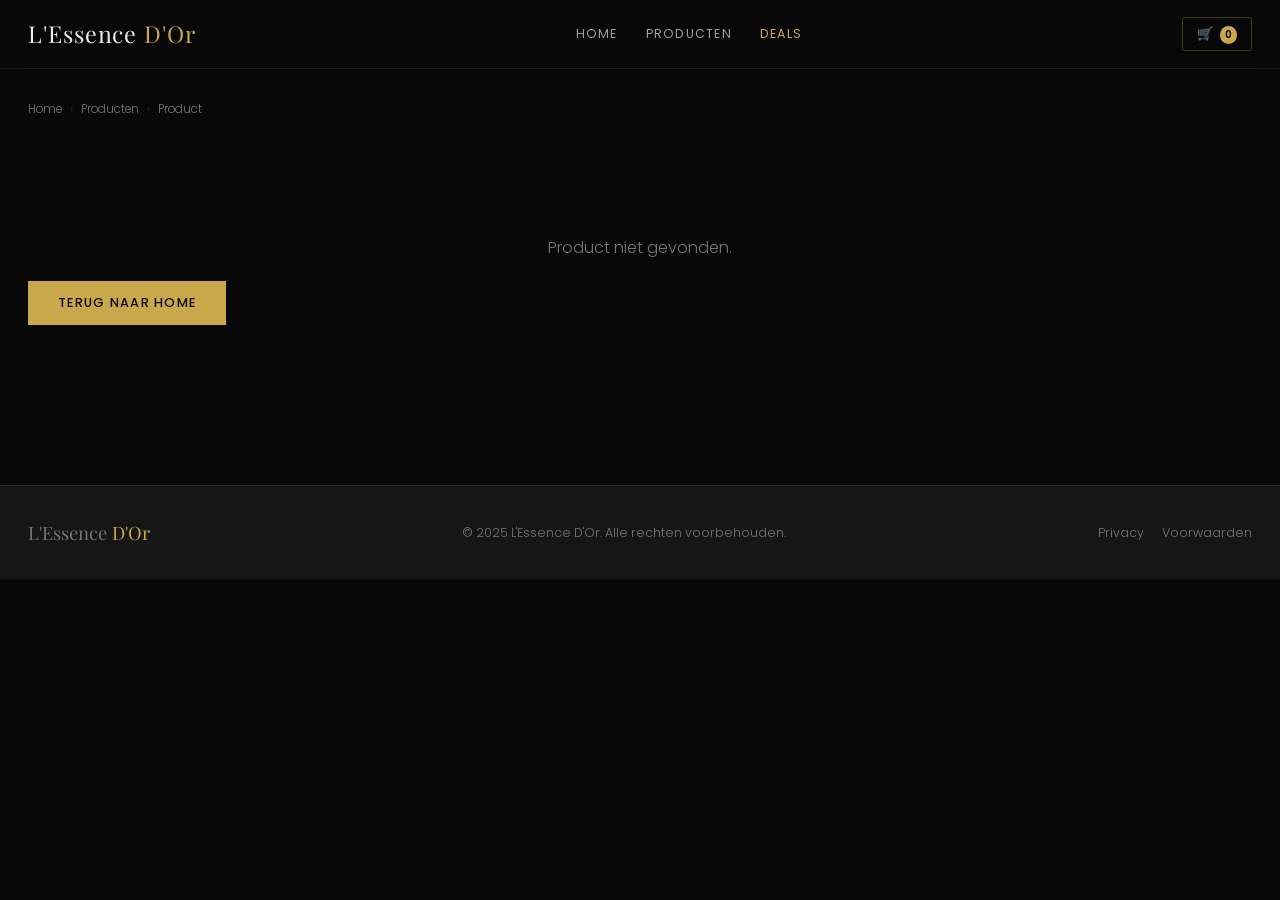
<file: product.html>
<!-- Auteur : Yusuf Simsek 
 L'Essence D'Or - Parfum Webshop  -->

<!DOCTYPE html>
<html lang="nl">
<head>
  <meta charset="UTF-8">
  <meta name="viewport" content="width=device-width, initial-scale=1.0">

  <!-- ═══ SEO: Primaire meta (dynamisch bijgewerkt via product.js) ═══ -->
  <title>Product — L'Essence D'Or</title>
  <meta name="description" content="Bekijk dit luxe designer parfum bij L'Essence D'Or. Authentiek, direct leverbaar en gratis verzending vanaf €75.">
  <meta name="robots" content="index, follow">
  <link rel="canonical" href="https://lessencedor.nl/product.html" id="canonicalTag">

  <!-- ═══ SEO: Open Graph (dynamisch bijgewerkt via product.js) ═══ -->
  <meta property="og:type" content="product">
  <meta property="og:url" content="https://lessencedor.nl/product.html" id="ogUrl">
  <meta property="og:title" content="Product — L'Essence D'Or" id="ogTitle">
  <meta property="og:description" content="Luxe designer parfum bij L'Essence D'Or." id="ogDesc">
  <meta property="og:image" content="https://lessencedor.nl/images/og-image.jpg" id="ogImage">
  <meta property="og:locale" content="nl_NL">
  <meta property="og:site_name" content="L'Essence D'Or">

  <!-- ═══ SEO: Twitter Card ═══ -->
  <meta name="twitter:card" content="summary_large_image">
  <meta name="twitter:title" content="Product — L'Essence D'Or" id="twTitle">
  <meta name="twitter:description" content="Luxe designer parfum bij L'Essence D'Or." id="twDesc">
  <meta name="twitter:image" content="https://lessencedor.nl/images/og-image.jpg" id="twImage">

  <!-- ═══ Assets ═══ -->
  <link rel="stylesheet" href="assets/css/style.css">
  <link href="https://fonts.googleapis.com/css2?family=Playfair+Display:ital,wght@0,400;0,600;0,700;1,400&family=Poppins:wght@300;400;500&display=swap" rel="stylesheet">
</head>
<body>

<header id="navbar">
  <div class="nav-inner">
    <div id="logo">
      <a href="index.html">L'Essence <span>D'Or</span></a>
    </div>
    <nav id="mainNav" aria-label="Hoofdnavigatie">
      <a href="index.html">Home</a>
      <a href="index.html#producten-sectie">Producten</a>
      <a href="deals.html" class="deals-link">Deals</a>
    </nav>
    <div class="nav-rechts">
      <button id="cartBtn" aria-label="Winkelwagen openen">🛒 <span id="cartCount">0</span></button>
      <button class="hamburger" id="hamburger" aria-label="Menu openen/sluiten" aria-expanded="false">☰</button>
    </div>
  </div>
</header>

<nav id="mobileMenu" aria-label="Mobiele navigatie">
  <a href="index.html">Home</a>
  <a href="index.html#producten-sectie">Producten</a>
  <a href="deals.html">Deals</a>
  <a href="checkout.html">Afrekenen</a>
</nav>


<main class="product-pagina">

  <nav class="breadcrumb" aria-label="Navigatiepad">
    <a href="index.html">Home</a>
    <span class="pijl" aria-hidden="true">›</span>
    <a href="index.html#producten-sectie">Producten</a>
    <span class="pijl" aria-hidden="true">›</span>
    <span class="huidig" id="breadcrumbNaam" aria-current="page">Product</span>
  </nav>

  <div id="productInhoud">

    <div class="detail-grid">

      <div class="foto-kolom">
        <div class="hoofd-foto">
          <img id="hoofdImg" src="" alt="Product afbeelding" width="500" height="500">
        </div>
        <div class="thumb-rij" role="list" aria-label="Productfoto's">
          <img class="thumb" src="" alt="" role="listitem" width="100" height="100">
          <img class="thumb" src="" alt="" role="listitem" width="100" height="100">
          <img class="thumb" src="" alt="" role="listitem" width="100" height="100">
          <img class="thumb" src="" alt="" role="listitem" width="100" height="100">
        </div>
      </div>

      <article class="info-kolom">
        <p class="product-merk" id="pMerk"></p>
        <h1 class="product-naam" id="pNaam"></h1>
        <p class="product-ml-type" id="pMl"></p>

        <p class="score-rij">
          <span id="pSterren" aria-hidden="true"></span>
          <span id="pScoreTekst"></span>
        </p>

        <p class="prijs-blok">
          <span class="prijs-groot" id="pPrijs"></span>
          <span class="prijs-oud-groot" id="pOudPrijs"></span>
          <span class="korting-badge" id="pKorting"></span>
        </p>

        <p class="beschrijving" id="pBeschrijving"></p>

        <div class="noten-grid">
          <div class="noot">
            <p class="noot-label">Top noten</p>
            <p class="noot-waarde" id="pTopNoten"></p>
          </div>
          <div class="noot">
            <p class="noot-label">Hart noten</p>
            <p class="noot-waarde" id="pHartNoten"></p>
          </div>
          <div class="noot">
            <p class="noot-label">Basis noten</p>
            <p class="noot-waarde" id="pBasisNoten"></p>
          </div>
        </div>

        <div class="cart-rij">
          <div class="aantal-wrap">
            <button class="aantal-btn" id="minBtn" aria-label="Aantal verminderen">−</button>
            <input type="number" id="aantalInput" value="1" min="1" max="10" aria-label="Aantal">
            <button class="aantal-btn" id="plusBtn" aria-label="Aantal verhogen">+</button>
          </div>
          <button class="cart-toevoeg-btn" id="addCartBtn">In winkelmand</button>
        </div>

        <div class="geur-tags">
          <span class="geur-tag" id="pGeur"></span>
          <span class="geur-tag">EDP</span>
        </div>
      </article>

    </div>


    <section class="reviews-sectie" aria-labelledby="reviews-titel">
      <div class="reviews-header">
        <h2 id="reviews-titel">Reviews</h2>
        <div class="gem-score">
          <span class="gem-getal" id="reviewScore"></span>
          <div>
            <p id="reviewSterren" aria-hidden="true"></p>
            <small id="reviewAantal"></small>
          </div>
        </div>
      </div>
      <ul class="reviews-lijst" id="reviewsLijst" aria-label="Klantbeoordelingen"></ul>
    </section>


    <section class="gerelateerd-sectie" aria-labelledby="gerelateerd-titel">
      <h2 id="gerelateerd-titel">Misschien ook leuk</h2>
      <ul class="product-grid" id="gerelateerdGrid" aria-label="Gerelateerde producten"></ul>
    </section>

  </div>

</main>


<footer>
  <div class="footer-inner">
    <p class="footer-logo">L'Essence <span>D'Or</span></p>
    <p>© 2025 L'Essence D'Or. Alle rechten voorbehouden.</p>
    <nav class="footer-links" aria-label="Voettekst navigatie">
      <a href="#">Privacy</a>
      <a href="#">Voorwaarden</a>
    </nav>
  </div>
</footer>


<aside id="cartPanel" aria-label="Winkelwagen">
  <div class="cart-header">
    <h4>Jouw winkelwagen</h4>
    <button id="sluitCart" aria-label="Sluit winkelwagen">✕</button>
  </div>
  <ul id="cartLijst" aria-label="Items in winkelwagen"></ul>
  <div id="cartSummary">
    <p id="verzendInfo"></p>
    <div class="cart-totaal-rij">
      <span>Totaal</span>
      <strong id="cartTotaal">€0,00</strong>
    </div>
    <a href="checkout.html" class="btn-naar-checkout">Afrekenen →</a>
    <button id="doorwinkelBtn">← Verder winkelen</button>
  </div>
</aside>

<div id="cartOverlay"></div>
<div id="toast" role="status" aria-live="polite"></div>

<script src="assets/js/script.js"></script>
<script src="assets/js/product.js"></script>

<!-- ═══ SEO: Dynamische Product JSON-LD wordt ingevoegd door product.js ═══ -->

</body>
</html>
</file>
<file: assets/css/style.css>
/* CSS reset en basisstijlen */
*, *::before, *::after {
  box-sizing: border-box;
  margin: 0;
  padding: 0;
}

:root {
  --zwart: #080808;
  --donker: #0f0f0f;
  --grijs-donker: #161616;
  --kaart: #1a1a1a;
  --border: rgba(255,255,255,0.07);
  --goud: #c9a84c;
  --goud-hover: #debb68;
  --wit: #f0ece2;
  --grijs: #777;
  --rood: #c0392b;
  --font-serif: 'Playfair Display', serif;
  --font-sans: 'Poppins', sans-serif;
}

html { scroll-behavior: smooth; }

body {
  background: var(--zwart);
  color: var(--wit);
  font-family: var(--font-sans);
  font-weight: 300;
  line-height: 1.6;
  overflow-x: hidden;
}

a { text-decoration: none; color: inherit; }
img { max-width: 100%; display: block; }
button { cursor: pointer; font-family: var(--font-sans); }
ul { list-style: none; }
figure { margin: 0; }


/* NAVBAR */

#navbar {
  position: fixed;
  top: 0;
  width: 100%;
  z-index: 100;
  background: rgba(8,8,8,0.88);
  backdrop-filter: blur(14px);
  border-bottom: 1px solid rgba(201,168,76,0.12);
  transition: background 0.3s, box-shadow 0.3s;
}

#navbar.scrolled {
  background: rgba(8,8,8,0.98);
  box-shadow: 0 2px 20px rgba(0,0,0,0.4);
}

.nav-inner {
  max-width: 1280px;
  margin: 0 auto;
  padding: 0 28px;
  height: 68px;
  display: flex;
  align-items: center;
  justify-content: space-between;
  gap: 16px;
}

#logo a {
  font-family: var(--font-serif);
  font-size: 1.45rem;
  letter-spacing: 0.04em;
}
#logo span { color: var(--goud); }

nav#mainNav {
  display: flex;
  gap: 28px;
}

nav#mainNav a {
  font-size: 0.78rem;
  font-weight: 400;
  letter-spacing: 0.1em;
  text-transform: uppercase;
  color: rgba(240,236,226,0.65);
  transition: color 0.2s;
}
nav#mainNav a:hover { color: var(--goud); }
nav#mainNav a.actief { color: var(--goud); }
nav#mainNav .deals-link { color: var(--goud); }

.nav-rechts {
  display: flex;
  align-items: center;
  gap: 12px;
}

#cartBtn {
  background: transparent;
  border: 1px solid rgba(201,168,76,0.3);
  color: var(--wit);
  padding: 6px 14px;
  font-size: 0.82rem;
  border-radius: 2px;
  transition: all 0.2s;
}
#cartBtn:hover { border-color: var(--goud); color: var(--goud); }

#cartCount {
  display: inline-block;
  background: var(--goud);
  color: var(--zwart);
  font-size: 0.65rem;
  font-weight: 600;
  padding: 1px 5px;
  border-radius: 10px;
  margin-left: 3px;
  min-width: 16px;
  text-align: center;
}

.hamburger {
  display: none;
  background: none;
  border: none;
  color: var(--wit);
  font-size: 1.5rem;
  line-height: 1;
}

#mobileMenu {
  display: none;
  position: fixed;
  top: 68px;
  left: 0;
  right: 0;
  background: var(--donker);
  border-bottom: 1px solid rgba(201,168,76,0.12);
  z-index: 99;
  flex-direction: column;
  padding: 10px 28px 18px;
}
#mobileMenu.open { display: flex; }
#mobileMenu a {
  padding: 12px 0;
  border-bottom: 1px solid var(--border);
  font-size: 0.88rem;
  color: rgba(240,236,226,0.7);
}
#mobileMenu a:last-child { border: none; color: var(--goud); }


/* cart sidebar*/

#cartPanel {
  position: fixed;
  right: -380px;
  top: 0;
  width: 360px;
  height: 100vh;
  background: #121212;
  border-left: 1px solid rgba(201,168,76,0.18);
  z-index: 200;
  display: flex;
  flex-direction: column;
  transition: right 0.35s cubic-bezier(0.25, 0.46, 0.45, 0.94);
}
#cartPanel.open { right: 0; }

#cartOverlay {
  display: none;
  position: fixed;
  inset: 0;
  background: rgba(0,0,0,0.5);
  z-index: 150;
}
#cartOverlay.open { display: block; }

.cart-header {
  display: flex;
  align-items: center;
  justify-content: space-between;
  padding: 20px 22px;
  border-bottom: 1px solid var(--border);
}
.cart-header h4 {
  font-family: var(--font-serif);
  font-size: 1.1rem;
}
#sluitCart {
  background: none;
  border: none;
  color: var(--grijs);
  font-size: 1.1rem;
  transition: color 0.2s;
}
#sluitCart:hover { color: var(--wit); }

#cartLijst {
  flex: 1;
  overflow-y: auto;
  padding: 14px 22px;
  display: flex;
  flex-direction: column;
  gap: 2px;
}

#cartLijst li {
  display: flex;
  align-items: center;
  gap: 8px;
  padding: 10px 0;
  border-bottom: 1px solid var(--border);
  font-size: 0.83rem;
}

#cartLijst li:last-child { border: none; }

.cart-naam {
  flex: 1;
  line-height: 1.3;
}
.cart-naam small {
  display: block;
  color: var(--grijs);
  font-size: 0.7rem;
}
.cart-prijs {
  color: var(--goud);
  font-weight: 500;
  white-space: nowrap;
}
.cart-verwijder {
  background: none;
  border: none;
  color: var(--grijs);
  font-size: 0.7rem;
  transition: color 0.15s;
  padding: 2px 4px;
}
.cart-verwijder:hover { color: var(--rood); }

#cartSummary {
  padding: 16px 22px 22px;
  border-top: 1px solid var(--border);
  display: flex;
  flex-direction: column;
  gap: 10px;
}

#verzendInfo {
  font-size: 0.74rem;
  color: var(--goud);
  text-align: center;
  padding: 7px;
  background: rgba(201,168,76,0.06);
  border: 1px solid rgba(201,168,76,0.15);
}

.cart-totaal-rij {
  display: flex;
  justify-content: space-between;
  align-items: center;
  font-size: 0.88rem;
}
.cart-totaal-rij strong {
  font-family: var(--font-serif);
  font-size: 1.2rem;
  color: var(--goud);
}

.btn-naar-checkout {
  display: block;
  width: 100%;
  text-align: center;
  background: var(--goud);
  color: var(--zwart);
  padding: 12px;
  font-size: 0.8rem;
  font-weight: 500;
  letter-spacing: 0.1em;
  text-transform: uppercase;
  transition: background 0.2s;
}
.btn-naar-checkout:hover { background: var(--goud-hover); }

#doorwinkelBtn {
  background: none;
  border: none;
  color: var(--grijs);
  font-size: 0.76rem;
  text-decoration: underline;
  padding: 4px 0;
  text-align: center;
  width: 100%;
  transition: color 0.2s;
}
#doorwinkelBtn:hover { color: var(--wit); }


/*toast (melding!*/

#toast {
  position: fixed;
  bottom: 28px;
  left: 50%;
  transform: translateX(-50%) translateY(60px);
  background: var(--goud);
  color: var(--zwart);
  padding: 10px 24px;
  font-size: 0.82rem;
  font-weight: 500;
  letter-spacing: 0.05em;
  z-index: 999;
  opacity: 0;
  transition: all 0.3s;
  pointer-events: none;
  white-space: nowrap;
}
#toast.zichtbaar {
  opacity: 1;
  transform: translateX(-50%) translateY(0);
}


/* knoppen design */

.btn-goud {
  display: inline-block;
  background: var(--goud);
  color: var(--zwart);
  padding: 12px 30px;
  font-size: 0.8rem;
  font-weight: 500;
  letter-spacing: 0.1em;
  text-transform: uppercase;
  border: none;
  transition: background 0.2s, transform 0.2s;
}
.btn-goud:hover { background: var(--goud-hover); transform: translateY(-1px); }

.btn-outline {
  display: inline-block;
  border: 1px solid var(--goud);
  color: var(--goud);
  padding: 11px 28px;
  font-size: 0.8rem;
  letter-spacing: 0.1em;
  text-transform: uppercase;
  background: transparent;
  transition: all 0.2s;
}
.btn-outline:hover { background: var(--goud); color: var(--zwart); }


/*  product card deels*/

.product-card {
  background: var(--kaart);
  border: 1px solid var(--border);
  position: relative;
  overflow: hidden;
  transition: transform 0.3s, border-color 0.3s, box-shadow 0.3s;
}
.product-card:hover {
  transform: translateY(-5px);
  border-color: rgba(201,168,76,0.3);
  box-shadow: 0 12px 36px rgba(0,0,0,0.3);
}

.product-card figure {
  aspect-ratio: 3/4;
  overflow: hidden;
  background: #111;
}
.product-card figure img {
  width: 100%;
  height: 100%;
  object-fit: cover;
  transition: transform 0.5s ease;
}
.product-card:hover figure img { transform: scale(1.06); }

.kaart-info { padding: 15px 17px 18px; }

.kaart-merk {
  font-size: 0.68rem;
  letter-spacing: 0.2em;
  text-transform: uppercase;
  color: var(--goud);
  margin-bottom: 3px;
}

.kaart-info h3 {
  font-family: var(--font-serif);
  font-size: 1rem;
  font-weight: 600;
  margin-bottom: 4px;
  line-height: 1.3;
}
.kaart-info h3 a { color: var(--wit); }
.kaart-info h3 a:hover { color: var(--goud); }

.kaart-ml {
  font-size: 0.7rem;
  color: var(--grijs);
  margin-bottom: 9px;
}

.kaart-prijzen {
  display: flex;
  align-items: baseline;
  gap: 8px;
  margin-bottom: 12px;
}

.prijs-nu { font-size: 1.05rem; font-weight: 500; }
.prijs-oud { font-size: 0.8rem; color: var(--grijs); text-decoration: line-through; }

.badge {
  position: absolute;
  top: 12px;
  left: 12px;
  background: var(--goud);
  color: var(--zwart);
  font-size: 0.66rem;
  font-weight: 600;
  padding: 3px 8px;
  letter-spacing: 0.04em;
  z-index: 2;
}

.heart-btn {
  position: absolute;
  top: 11px;
  right: 11px;
  width: 32px;
  height: 32px;
  border-radius: 50%;
  background: rgba(8,8,8,0.7);
  border: 1px solid var(--border);
  color: var(--wit);
  font-size: 0.88rem;
  display: flex;
  align-items: center;
  justify-content: center;
  z-index: 2;
  transition: all 0.2s;
}
.heart-btn:hover, .heart-btn.liked { color: #e04040; border-color: #e04040; }

.add-btn {
  width: 100%;
  padding: 9px;
  background: transparent;
  border: 1px solid rgba(201,168,76,0.35);
  color: var(--wit);
  font-size: 0.75rem;
  letter-spacing: 0.09em;
  text-transform: uppercase;
  transition: all 0.2s;
}
.add-btn:hover { background: var(--goud); border-color: var(--goud); color: var(--zwart); }


/* product grid */

.product-grid {
  display: grid;
  grid-template-columns: repeat(auto-fill, minmax(230px, 1fr));
  gap: 22px;
}


/* Sectie Header */

.sectie-hoofd {
  text-align: center;
  margin-bottom: 44px;
}
.sectie-hoofd h2 {
  font-family: var(--font-serif);
  font-size: clamp(1.8rem, 3.5vw, 2.8rem);
  font-weight: 600;
  margin-bottom: 6px;
}
.sectie-hoofd p { color: var(--grijs); font-size: 0.88rem; }

.goud-label {
  display: block;
  font-size: 0.68rem;
  letter-spacing: 0.25em;
  text-transform: uppercase;
  color: var(--goud);
  margin-bottom: 10px;
}

/*sterren*/
.ster-vol { color: var(--goud); }
.ster-leeg { color: rgba(255,255,255,0.18); }


/*footer*/

footer {
  background: var(--grijs-donker);
  border-top: 1px solid rgba(201,168,76,0.12);
  padding: 32px 28px;
  margin-top: 80px;
}
.footer-inner {
  max-width: 1280px;
  margin: 0 auto;
  display: flex;
  align-items: center;
  justify-content: space-between;
  flex-wrap: wrap;
  gap: 14px;
}
.footer-logo { font-family: var(--font-serif); font-size: 1.15rem; }
.footer-logo span { color: var(--goud); }
footer p { color: var(--grijs); font-size: 0.78rem; }
.footer-links { display: flex; gap: 18px; }
.footer-links a { color: var(--grijs); font-size: 0.78rem; transition: color 0.2s; }
.footer-links a:hover { color: var(--goud); }


/* hero */

#hero {
  min-height: 100vh;
  position: relative;
  display: flex;
  align-items: center;
  overflow: hidden;
  background: var(--donker);
}
.hero-bg {
  position: absolute;
  inset: 0;
 background: url('../../images/diorreclame.webp') center/cover no-repeat;
  z-index: 0;
}
.hero-verduistering {
  position: absolute;
  inset: 0;
  background: linear-gradient(105deg, rgba(8,8,8,0.92) 0%, rgba(8,8,8,0.6) 55%, rgba(8,8,8,0.15) 100%);
  z-index: 1;
}
.hero-tekst {
  position: relative;
  z-index: 2;
  max-width: 1280px;
  width: 100%;
  margin: 0 auto;
  padding: 100px 28px 60px;
}
.hero-label {
  display: inline-block;
  font-size: 0.68rem;
  letter-spacing: 0.3em;
  text-transform: uppercase;
  color: var(--goud);
  margin-bottom: 16px;
  padding-bottom: 8px;
  border-bottom: 1px solid rgba(201,168,76,0.3);
}
.hero-tekst h1 {
  font-family: var(--font-serif);
  font-size: clamp(3rem, 7.5vw, 6.5rem);
  font-weight: 700;
  line-height: 1.05;
  margin-bottom: 20px;
  max-width: 620px;
}
.hero-tekst h1 em { color: var(--goud); font-style: italic; }
.hero-sub {
  max-width: 400px;
  font-size: 0.94rem;
  color: rgba(240,236,226,0.65);
  margin-bottom: 36px;
  line-height: 1.75;
}
.hero-knoppen { display: flex; gap: 12px; flex-wrap: wrap; }


/* merken strip*/

.merken-strip {
  background: var(--grijs-donker);
  border-top: 1px solid rgba(201,168,76,0.12);
  border-bottom: 1px solid rgba(201,168,76,0.12);
  padding: 13px 0;
  overflow: hidden;
  position: relative;
}

/* fade links en rechts */
.merken-strip::before,
.merken-strip::after {
  content: '';
  position: absolute;
  top: 0;
  bottom: 0;
  width: 80px;
  z-index: 2;
  pointer-events: none;
}
.merken-strip::before { left: 0; background: linear-gradient(to right, var(--grijs-donker), transparent); }
.merken-strip::after  { right: 0; background: linear-gradient(to left, var(--grijs-donker), transparent); }

/* links naar rechts = van -50% naar 0 */
.merken-ticker {
  display: inline-flex;
  align-items: center;
  gap: 20px;
  white-space: nowrap;
  animation: ticker-ltr 32s linear infinite;
  font-size: 0.7rem;
  letter-spacing: 0.18em;
  text-transform: uppercase;
}

.merken-strip:hover .merken-ticker { animation-play-state: paused; }

.merken-ticker span { color: rgba(201,168,76,0.55); flex-shrink: 0; }
.merken-ticker .scheidsteken { color: rgba(255,255,255,0.15); font-size: 0.55rem; }

@keyframes ticker-ltr {
  from { transform: translateX(-50%); }
  to   { transform: translateX(0); }
}


/* producten sectie */

#producten-sectie {
  max-width: 1280px;
  margin: 0 auto;
  padding: 80px 28px;
}


/* over ons */

#over-ons {
  background: var(--grijs-donker);
  border-top: 1px solid var(--border);
  border-bottom: 1px solid var(--border);
  padding: 80px 28px;
}

.over-ons-inner {
  max-width: 1100px;
  margin: 0 auto;
  display: grid;
  grid-template-columns: 1fr 1fr;
  gap: 60px;
  align-items: center;
}

.over-tekst h2 {
  font-family: var(--font-serif);
  font-size: clamp(1.8rem, 3vw, 2.6rem);
  line-height: 1.2;
  margin-bottom: 18px;
}
.over-tekst p {
  color: rgba(240,236,226,0.65);
  font-size: 0.92rem;
  line-height: 1.78;
  margin-bottom: 14px;
}

.over-figuur {
  aspect-ratio: 16/9; 
  border: 1px solid rgba(255, 187, 0, 0.25);
  overflow: hidden;
  min-height: 400px;
}

.over-figuur img {
  width: 100%;
  height: 100%;
  object-fit: cover;
  display: block;
}



/* decoratieve lijn is verwijderd functie is er nog voor indien wijzigingen nodig */
.over-figuur::before {
  display: none;
}

.over-figuur-inhoud {
  text-align: center;
  color: rgba(201,168,76,0.3);
}
.over-figuur-inhoud span { font-size: 2.5rem; display: block; margin-bottom: 10px; }
.over-figuur-inhoud p {
  font-size: 0.62rem;
  letter-spacing: 0.3em;
  text-transform: uppercase;
  color: rgba(201,168,76,0.4);
}


/* contact van index*/

#contact {
  max-width: 1100px;
  margin: 0 auto;
  padding: 80px 28px;
}

.contact-grid {
  display: grid;
  grid-template-columns: 1fr 1.5fr;
  gap: 50px;
  align-items: start;
  margin-top: 46px;
}

.contact-info {
  display: flex;
  flex-direction: column;
  gap: 24px;
}

.contact-blok {
  display: flex;
  align-items: flex-start;
  gap: 13px;
}
.contact-blok .icon { font-size: 1.2rem; margin-top: 2px; }
.contact-blok strong { display: block; font-weight: 500; font-size: 0.83rem; margin-bottom: 2px; }
.contact-blok p { color: var(--grijs); font-size: 0.82rem; }

.contact-form {
  display: flex;
  flex-direction: column;
  gap: 13px;
}
.contact-form input,
.contact-form textarea {
  background: var(--grijs-donker);
  border: 1px solid var(--border);
  color: var(--wit);
  padding: 11px 15px;
  font-family: var(--font-sans);
  font-size: 0.88rem;
  width: 100%;
  outline: none;
  transition: border-color 0.2s;
}
.contact-form input:focus,
.contact-form textarea:focus { border-color: rgba(201,168,76,0.45); }
.contact-form input::placeholder,
.contact-form textarea::placeholder { color: rgba(255,255,255,0.25); }
.contact-form textarea { resize: vertical; }


/* product detail*/

.product-pagina {
  max-width: 1280px;
  margin: 0 auto;
  padding: 100px 28px 80px;
}

nav.breadcrumb {
  display: flex;
  align-items: center;
  gap: 8px;
  margin-bottom: 36px;
  font-size: 0.74rem;
  color: var(--grijs);
}
nav.breadcrumb a { color: var(--grijs); transition: color 0.2s; }
nav.breadcrumb a:hover { color: var(--goud); }
nav.breadcrumb .pijl { opacity: 0.35; }
nav.breadcrumb .huidig { color: rgba(240,236,226,0.5); }

.detail-grid {
  display: grid;
  grid-template-columns: 1fr 1fr;
  gap: 60px;
  align-items: start;
  margin-bottom: 70px;
}

/*foto kolom*/
.foto-kolom { display: flex; flex-direction: column; gap: 12px; }

.hoofd-foto {
  aspect-ratio: 3/4;
  overflow: hidden;
  background: var(--grijs-donker);
}
.hoofd-foto img {
  width: 100%;
  height: 100%;
  object-fit: cover;
  transition: transform 0.5s;
}
.hoofd-foto:hover img { transform: scale(1.04); }

.thumb-rij { display: flex; gap: 10px; }
.thumb {
  width: 76px;
  aspect-ratio: 3/4;
  object-fit: cover;
  cursor: pointer;
  border: 1px solid var(--border);
  transition: border-color 0.2s;
  flex-shrink: 0;
}
.thumb:hover { border-color: rgba(201,168,76,0.4); }
.thumb.actief { border-color: var(--goud); }

/*info kolom*/
.info-kolom { position: sticky; top: 90px; }

.product-merk {
  font-size: 0.68rem;
  letter-spacing: 0.25em;
  text-transform: uppercase;
  color: var(--goud);
  margin-bottom: 8px;
}
.product-naam {
  font-family: var(--font-serif);
  font-size: clamp(1.8rem, 3vw, 2.8rem);
  font-weight: 700;
  line-height: 1.1;
  margin-bottom: 5px;
}
.product-ml-type {
  font-size: 0.8rem;
  color: var(--grijs);
  margin-bottom: 16px;
}

.score-rij {
  display: flex;
  align-items: center;
  gap: 8px;
  margin-bottom: 18px;
  font-size: 0.78rem;
  color: var(--grijs);
}

.prijs-blok {
  display: flex;
  align-items: baseline;
  gap: 11px;
  margin-bottom: 20px;
}
.prijs-groot {
  font-family: var(--font-serif);
  font-size: 2rem;
  font-weight: 600;
}
.prijs-oud-groot {
  font-size: 1rem;
  color: var(--grijs);
  text-decoration: line-through;
}
.korting-badge {
  background: var(--goud);
  color: var(--zwart);
  font-size: 0.7rem;
  font-weight: 600;
  padding: 3px 8px;
}

.beschrijving {
  color: rgba(240,236,226,0.68);
  font-size: 0.9rem;
  line-height: 1.8;
  padding: 18px 0;
  border-top: 1px solid var(--border);
  border-bottom: 1px solid var(--border);
  margin-bottom: 20px;
}

/*geuren*/
.noten-grid {
  display: grid;
  grid-template-columns: repeat(3, 1fr);
  gap: 10px;
  margin-bottom: 24px;
}
.noot {
  background: var(--grijs-donker);
  border: 1px solid var(--border);
  padding: 12px;
  text-align: center;
}
.noot-label {
  font-size: 0.6rem;
  letter-spacing: 0.18em;
  text-transform: uppercase;
  color: var(--goud);
  margin-bottom: 5px;
}
.noot-waarde { font-size: 0.75rem; color: rgba(240,236,226,0.7); line-height: 1.4; }

/*cart rij*/
.cart-rij {
  display: flex;
  gap: 10px;
  margin-bottom: 16px;
}

.aantal-wrap {
  display: flex;
  align-items: center;
  border: 1px solid var(--border);
}
.aantal-btn {
  width: 36px;
  height: 46px;
  background: transparent;
  border: none;
  color: var(--wit);
  font-size: 1.1rem;
  transition: background 0.15s;
}
.aantal-btn:hover { background: rgba(255,255,255,0.06); }
#aantalInput {
  width: 40px;
  height: 46px;
  background: transparent;
  border: none;
  border-left: 1px solid var(--border);
  border-right: 1px solid var(--border);
  color: var(--wit);
  text-align: center;
  font-family: var(--font-sans);
  font-size: 0.9rem;
  outline: none;
}

.cart-toevoeg-btn {
  flex: 1;
  height: 46px;
  background: var(--goud);
  border: none;
  color: var(--zwart);
  font-size: 0.8rem;
  font-weight: 500;
  letter-spacing: 0.1em;
  text-transform: uppercase;
  transition: background 0.2s;
}
.cart-toevoeg-btn:hover { background: var(--goud-hover); }

.geur-tags { display: flex; gap: 7px; flex-wrap: wrap; }
.geur-tag {
  padding: 4px 11px;
  border: 1px solid var(--border);
  font-size: 0.68rem;
  letter-spacing: 0.06em;
  color: var(--grijs);
}

/*reviews sectie*/
.reviews-sectie {
  border-top: 1px solid var(--border);
  padding-top: 50px;
  margin-bottom: 60px;
}
.reviews-header {
  display: flex;
  align-items: flex-end;
  justify-content: space-between;
  margin-bottom: 28px;
  flex-wrap: wrap;
  gap: 14px;
}
.reviews-header h2 {
  font-family: var(--font-serif);
  font-size: 1.6rem;
}
.gem-score {
  display: flex;
  align-items: center;
  gap: 10px;
}
.gem-getal {
  font-family: var(--font-serif);
  font-size: 2.5rem;
  color: var(--goud);
  line-height: 1;
}

.reviews-lijst { display: flex; flex-direction: column; gap: 16px; }

.review-kaart {
  background: var(--grijs-donker);
  border: 1px solid var(--border);
  padding: 20px 22px;
}
.review-kaart header {
  display: flex;
  justify-content: space-between;
  align-items: center;
  margin-bottom: 8px;
}
.review-kaart header strong { font-size: 0.88rem; font-weight: 500; }
.review-kaart header time { font-size: 0.72rem; color: var(--grijs); }
.review-sterren { font-size: 0.82rem; margin-bottom: 8px; }
.review-kaart > p { color: rgba(240,236,226,0.65); font-size: 0.86rem; line-height: 1.65; }


.gerelateerd-sectie { margin-bottom: 60px; }
.gerelateerd-sectie h2 {
  font-family: var(--font-serif);
  font-size: 1.5rem;
  margin-bottom: 22px;
}

.niet-gevonden {
  color: var(--grijs);
  text-align: center;
  padding: 80px 0 20px;
}


/*Afrekennen */

.checkout-pagina {
  max-width: 1100px;
  margin: 0 auto;
  padding: 100px 28px 80px;
}
.checkout-pagina > h1 {
  font-family: var(--font-serif);
  font-size: clamp(1.9rem, 3.5vw, 2.8rem);
  margin-bottom: 8px;
}

/* stappen */
.stappen {
  display: flex;
  align-items: center;
  gap: 0;
  margin: 12px 0 36px;
}
.stap {
  display: flex;
  align-items: center;
  gap: 7px;
  font-size: 0.72rem;
  letter-spacing: 0.08em;
  text-transform: uppercase;
  color: var(--grijs);
}
.stap.actief { color: var(--goud); }
.stap.klaar { color: rgba(201,168,76,0.45); }
.stap-num {
  width: 22px;
  height: 22px;
  border-radius: 50%;
  border: 1px solid currentColor;
  display: flex;
  align-items: center;
  justify-content: center;
  font-size: 0.64rem;
}
.stap-lijn { width: 28px; height: 1px; background: var(--border); margin: 0 8px; }

/* layout */
.checkout-layout {
  display: grid;
  grid-template-columns: 1fr 340px;
  gap: 30px;
  align-items: start;
}

.checkout-form { display: flex; flex-direction: column; gap: 22px; }

.form-blok {
  background: var(--grijs-donker);
  border: 1px solid var(--border);
  padding: 22px 20px;
}
.form-blok h3 {
  font-family: var(--font-serif);
  font-size: 1rem;
  font-weight: 600;
  margin-bottom: 16px;
  padding-bottom: 11px;
  border-bottom: 1px solid var(--border);
}

.form-rij {
  display: grid;
  grid-template-columns: 1fr 1fr;
  gap: 11px;
  margin-bottom: 11px;
}
.form-rij.enkel { grid-template-columns: 1fr; }
.form-rij.breed-links { grid-template-columns: 2fr 1fr; }

.form-groep { display: flex; flex-direction: column; gap: 5px; }
.form-groep label {
  font-size: 0.66rem;
  letter-spacing: 0.12em;
  text-transform: uppercase;
  color: rgba(240,236,226,0.42);
}
.form-groep input,
.form-groep select {
  background: var(--zwart);
  border: 1px solid var(--border);
  color: var(--wit);
  padding: 10px 12px;
  font-family: var(--font-sans);
  font-size: 0.86rem;
  outline: none;
  transition: border-color 0.2s;
  width: 100%;
  -webkit-appearance: none;
  appearance: none;
}

.form-groep input:focus,
.form-groep select:focus { border-color: rgba(201,168,76,0.45); }
.form-groep input::placeholder { color: rgba(255,255,255,0.2); }
.form-groep input.fout { border-color: var(--rood); }
.fout-tekst { font-size: 0.66rem; color: var(--rood); min-height: 14px; }


/* betaal opties */
.betaal-opties { display: flex; flex-direction: column; gap: 8px; }
.betaal-optie {
  display: flex;
  align-items: center;
  gap: 12px;
  padding: 12px 14px;
  border: 1px solid var(--border);
  cursor: pointer;
  transition: border-color 0.2s;
}
.betaal-optie:hover { border-color: rgba(201,168,76,0.3); }
.betaal-optie.actief { border-color: rgba(201,168,76,0.5); background: rgba(201,168,76,0.04); }
.betaal-optie input[type="radio"] { accent-color: var(--goud); flex-shrink: 0; }
.betaal-icon { font-size: 1.15rem; }
.betaal-naam { font-size: 0.85rem; }
.betaal-sub { font-size: 0.68rem; color: var(--grijs); margin-top: 1px; }

/* order samenvatting */
.order-samen {
  background: var(--grijs-donker);
  border: 1px solid var(--border);
  padding: 20px 18px;
  position: sticky;
  top: 88px;
}
.order-samen h3 {
  font-family: var(--font-serif);
  font-size: 1rem;
  margin-bottom: 14px;
  padding-bottom: 12px;
  border-bottom: 1px solid var(--border);
}

#orderLijst {
  display: flex;
  flex-direction: column;
  gap: 12px;
  margin-bottom: 14px;
  padding-bottom: 14px;
  border-bottom: 1px solid var(--border);
  max-height: 260px;
  overflow-y: auto;
}
#orderLijst li {
  display: flex;
  align-items: center;
  gap: 10px;
}
#orderLijst li img {
  width: 46px;
  aspect-ratio: 3/4;
  object-fit: cover;
  background: #111;
  flex-shrink: 0;
}
#orderLijst li span { flex: 1; font-size: 0.8rem; line-height: 1.3; }
#orderLijst li span strong { display: block; }
#orderLijst li span small { color: var(--grijs); font-size: 0.68rem; }
.order-prijs { font-size: 0.82rem; white-space: nowrap; }

.samen-rij {
  display: flex;
  justify-content: space-between;
  font-size: 0.82rem;
  color: rgba(240,236,226,0.65);
  margin-bottom: 7px;
}
.samen-rij.eindtotaal {
  font-size: 0.94rem;
  color: var(--wit);
  border-top: 1px solid var(--border);
  padding-top: 11px;
  margin-top: 5px;
}
.samen-rij.eindtotaal strong {
  font-family: var(--font-serif);
  font-size: 1.32rem;
  color: var(--goud);
}
.gratis { color: var(--goud); }

.betaal-btn {
  width: 100%;
  padding: 14px;
  background: var(--goud);
  border: none;
  color: var(--zwart);
  font-size: 0.8rem;
  font-weight: 500;
  letter-spacing: 0.12em;
  text-transform: uppercase;
  margin-top: 14px;
  transition: background 0.2s;
}
.betaal-btn:hover { background: var(--goud-hover); }
.betaal-btn:disabled { opacity: 0.5; cursor: not-allowed; }

.veilig-tekst {
  text-align: center;
  font-size: 0.68rem;
  color: var(--grijs);
  margin-top: 9px;
}

/*leeg cart + bevestiging*/
#leegCart, #bevestiging {
  text-align: center;
  padding: 70px 0;
}
#leegCart p { color: var(--grijs); margin-bottom: 18px; }

.check-cirkel {
  width: 74px;
  height: 74px;
  border-radius: 50%;
  border: 2px solid var(--goud);
  display: flex;
  align-items: center;
  justify-content: center;
  margin: 0 auto 20px;
  font-size: 1.8rem;
  color: var(--goud);
  animation: popIn 0.4s ease;
}
@keyframes popIn {
  from { transform: scale(0); opacity: 0; }
  to   { transform: scale(1); opacity: 1; }
}
#bevestiging h2 {
  font-family: var(--font-serif);
  font-size: 2rem;
  margin-bottom: 10px;
}
#bevestiging p {
  color: rgba(240,236,226,0.65);
  font-size: 0.9rem;
  line-height: 1.7;
  margin-bottom: 8px;
}
#bestelnr {
  display: inline-block;
  background: rgba(201,168,76,0.07);
  border: 1px solid rgba(201,168,76,0.28);
  color: var(--goud);
  padding: 6px 18px;
  font-size: 0.74rem;
  letter-spacing: 0.15em;
  text-transform: uppercase;
  margin: 14px 0 24px;
}
.bevestig-knoppen { display: flex; gap: 12px; justify-content: center; flex-wrap: wrap; }


/*Deals PAGINA*/

.deals-hero {
  padding: 108px 28px 48px;
  background: var(--grijs-donker);
  border-bottom: 1px solid rgba(201,168,76,0.1);
  position: relative;
  overflow: hidden;
}
.deals-hero::before {
  content: '';
  position: absolute;
  inset: 0;
  background: radial-gradient(ellipse at 70% 50%, rgba(201,168,76,0.055) 0%, transparent 65%);
  pointer-events: none;
}
.deals-hero-inner { max-width: 1280px; margin: 0 auto; position: relative; z-index: 1; }

/*countdown*/
.countdown-rij {
  display: flex;
  align-items: center;
  gap: 8px;
  margin-bottom: 16px;
  flex-wrap: wrap;
}
.cd-label {
  font-size: 0.66rem;
  letter-spacing: 0.2em;
  text-transform: uppercase;
  color: var(--grijs);
  margin-right: 5px;
}
.cd-blok-wrap { text-align: center; }
.cd-blok {
  background: var(--goud);
  color: var(--zwart);
  min-width: 44px;
  padding: 5px 10px;
  font-family: var(--font-serif);
  font-size: 1.2rem;
  font-weight: 600;
  display: block;
}
.cd-blok-wrap small {
  font-size: 0.54rem;
  letter-spacing: 0.1em;
  text-transform: uppercase;
  color: var(--grijs);
  margin-top: 3px;
  display: block;
}
.cd-sep { color: var(--goud); font-size: 1.2rem; font-weight: 600; margin-top: -8px; }

.deals-hero h1 {
  font-family: var(--font-serif);
  font-size: clamp(2.8rem, 6vw, 5rem);
  font-weight: 700;
  line-height: 1.05;
  margin-bottom: 8px;
}
.deals-hero h1 em { color: var(--goud); font-style: italic; }
.deals-hero > .deals-hero-inner > p {
  color: rgba(240,236,226,0.6);
  font-size: 0.9rem;
  max-width: 400px;
}

/*deals ticken*/
.deals-ticker {
  background: var(--goud);
  color: var(--zwart);
  padding: 8px 0;
  overflow: hidden;
}
.deals-ticker-track {
  display: inline-flex;
  gap: 44px;
  white-space: nowrap;
  animation: ticker-rtl 24s linear infinite;
  font-size: 0.7rem;
  font-weight: 500;
  letter-spacing: 0.1em;
  text-transform: uppercase;
}
@keyframes ticker-rtl {
  from { transform: translateX(0); }
  to   { transform: translateX(-50%); }
}

/* filter ballk*/
.filter-balk {
  max-width: 1280px;
  margin: 0 auto;
  padding: 28px 28px 0;
  display: flex;
  flex-direction: column;
  gap: 16px;
}
.filter-rij {
  display: flex;
  align-items: flex-start;
  justify-content: space-between;
  gap: 16px;
  flex-wrap: wrap;
}
.filter-groep-label {
  font-size: 0.64rem;
  letter-spacing: 0.14em;
  text-transform: uppercase;
  color: var(--grijs);
  margin-bottom: 8px;
}
.filter-knoppen { display: flex; gap: 7px; flex-wrap: wrap; }

.filter-btn {
  padding: 7px 13px;
  background: transparent;
  border: 1px solid var(--border);
  color: rgba(240,236,226,0.5);
  font-size: 0.72rem;
  letter-spacing: 0.05em;
  transition: all 0.2s;
}
.filter-btn:hover { border-color: rgba(201,168,76,0.3); color: var(--wit); }
.filter-btn.actief { background: var(--goud); border-color: var(--goud); color: var(--zwart); }

.resultaat-teller { color: var(--grijs); font-size: 0.76rem; align-self: flex-end; }

/*deals grid*/
.deals-sectie {
  max-width: 1280px;
  margin: 0 auto;
  padding: 26px 28px 80px;
}
.deals-grid {
  display: grid;
  grid-template-columns: repeat(auto-fill, minmax(240px, 1fr));
  gap: 22px;
}

.sale-badge { background: var(--rood); color: var(--wit); top: 0; right: 0; left: auto; }

.bespaar-tag {
  font-size: 0.7rem;
  color: var(--goud);
  margin-bottom: 10px;
}

.voorraad-wrap { margin-bottom: 10px; }
.voorraad-balk {
  height: 3px;
  background: var(--goud);
  margin-bottom: 4px;
  transition: width 0.3s;
}
.voorraad-wrap small { font-size: 0.66rem; color: var(--grijs); }
.voorraad-laag { color: var(--rood) !important; }

#geenResultaat {
  text-align: center;
  padding: 60px 0;
  color: var(--grijs);
  font-size: 0.9rem;
}
#geenResultaat span { font-size: 2rem; display: block; margin-bottom: 10px; }


/*Responsive*/

@media (max-width: 900px) {
  nav#mainNav { display: none; }
  .hamburger { display: block; }

  .over-ons-inner { grid-template-columns: 1fr; }
  .over-figuur { display: none; }
  .contact-grid { grid-template-columns: 1fr; }
  .detail-grid { grid-template-columns: 1fr; gap: 36px; }
  .info-kolom { position: static; }
  .checkout-layout { grid-template-columns: 1fr; }
  .order-samen { position: static; }
  .filter-rij { flex-direction: column; }
}

@media (max-width: 600px) {
  .nav-inner { padding: 0 18px; }
  .product-grid { grid-template-columns: 1fr 1fr; gap: 12px; }
  .deals-grid { grid-template-columns: 1fr 1fr; gap: 12px; }
  .noten-grid { grid-template-columns: 1fr; }
  #cartPanel { width: 100%; right: -100%; }
  .footer-inner { flex-direction: column; text-align: center; }
  .footer-links { justify-content: center; }
  .hero-tekst h1 { font-size: 2.8rem; }
  .form-rij { grid-template-columns: 1fr; }
  .form-rij.breed-links { grid-template-columns: 1fr; }
}

@media (max-width: 380px) {
  .product-grid { grid-template-columns: 1fr; }
  .deals-grid { grid-template-columns: 1fr; }
}

/* Fix: legend titels binnen het vak */
.form-blok {
  padding-top: 0;
}

.form-blok legend {
  float: left;
  width: 100%;
  padding: 1.2rem 1.5rem;
  margin-bottom: 1.2rem;
  margin-left: -1.5rem;
  background: var(--grijs-donker);
  border-bottom: 1px solid rgba(255,255,255,0.08);
}

.form-blok legend + * {
  clear: both;
}

.form-blok legend h2,
.form-blok legend h3 {
  margin: 0;
}
</file>
